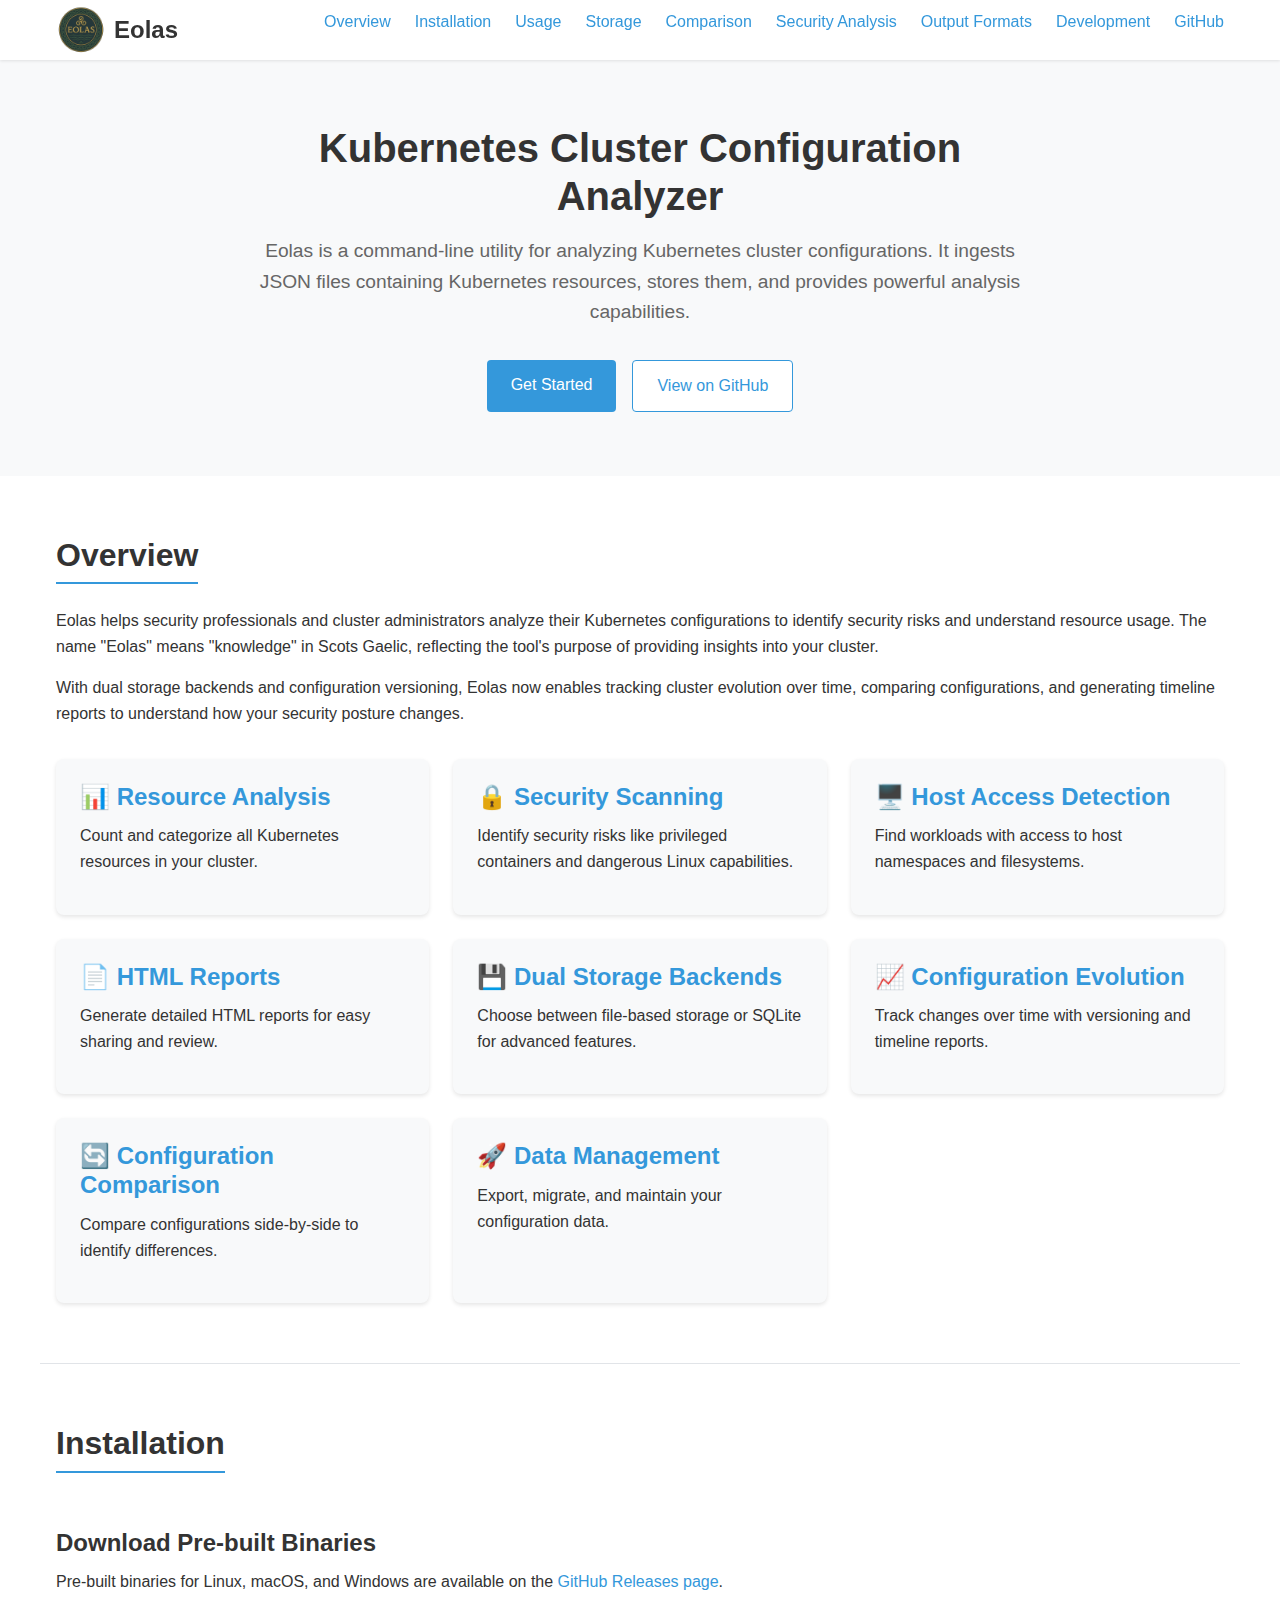
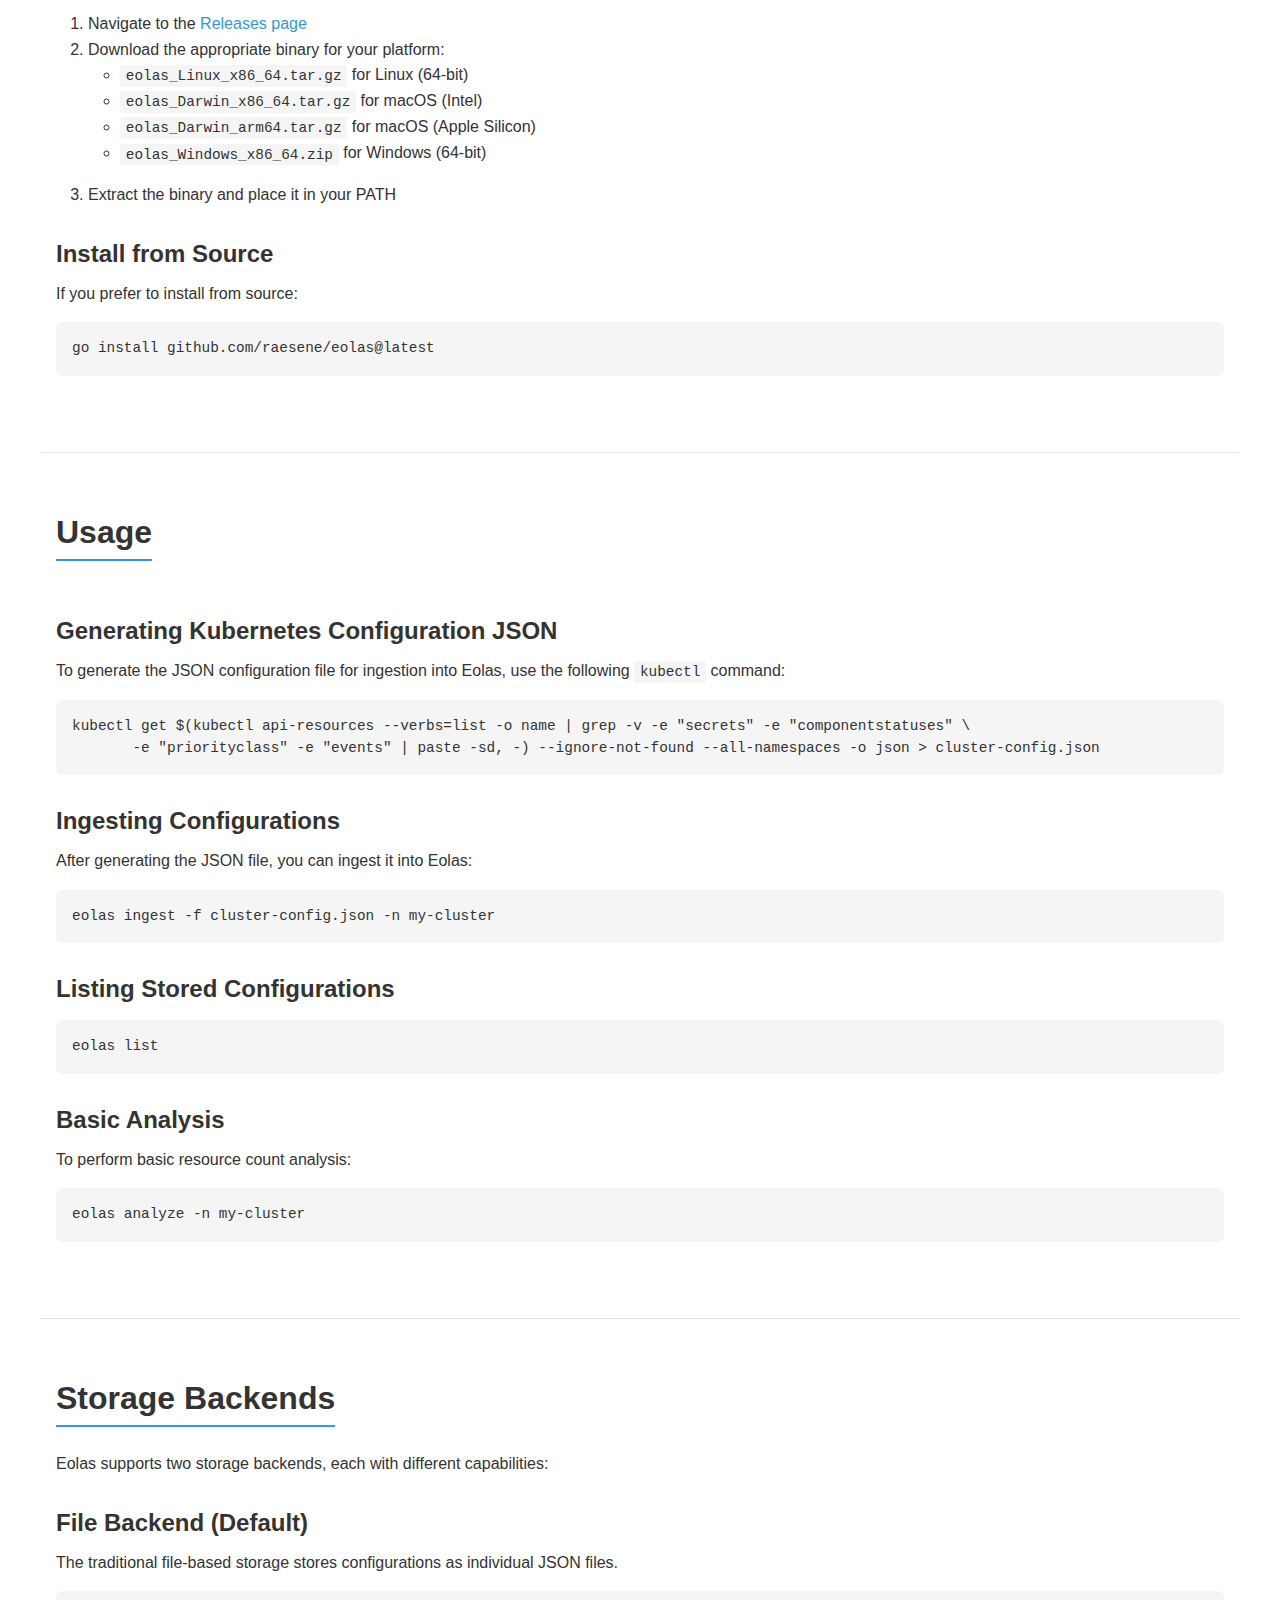
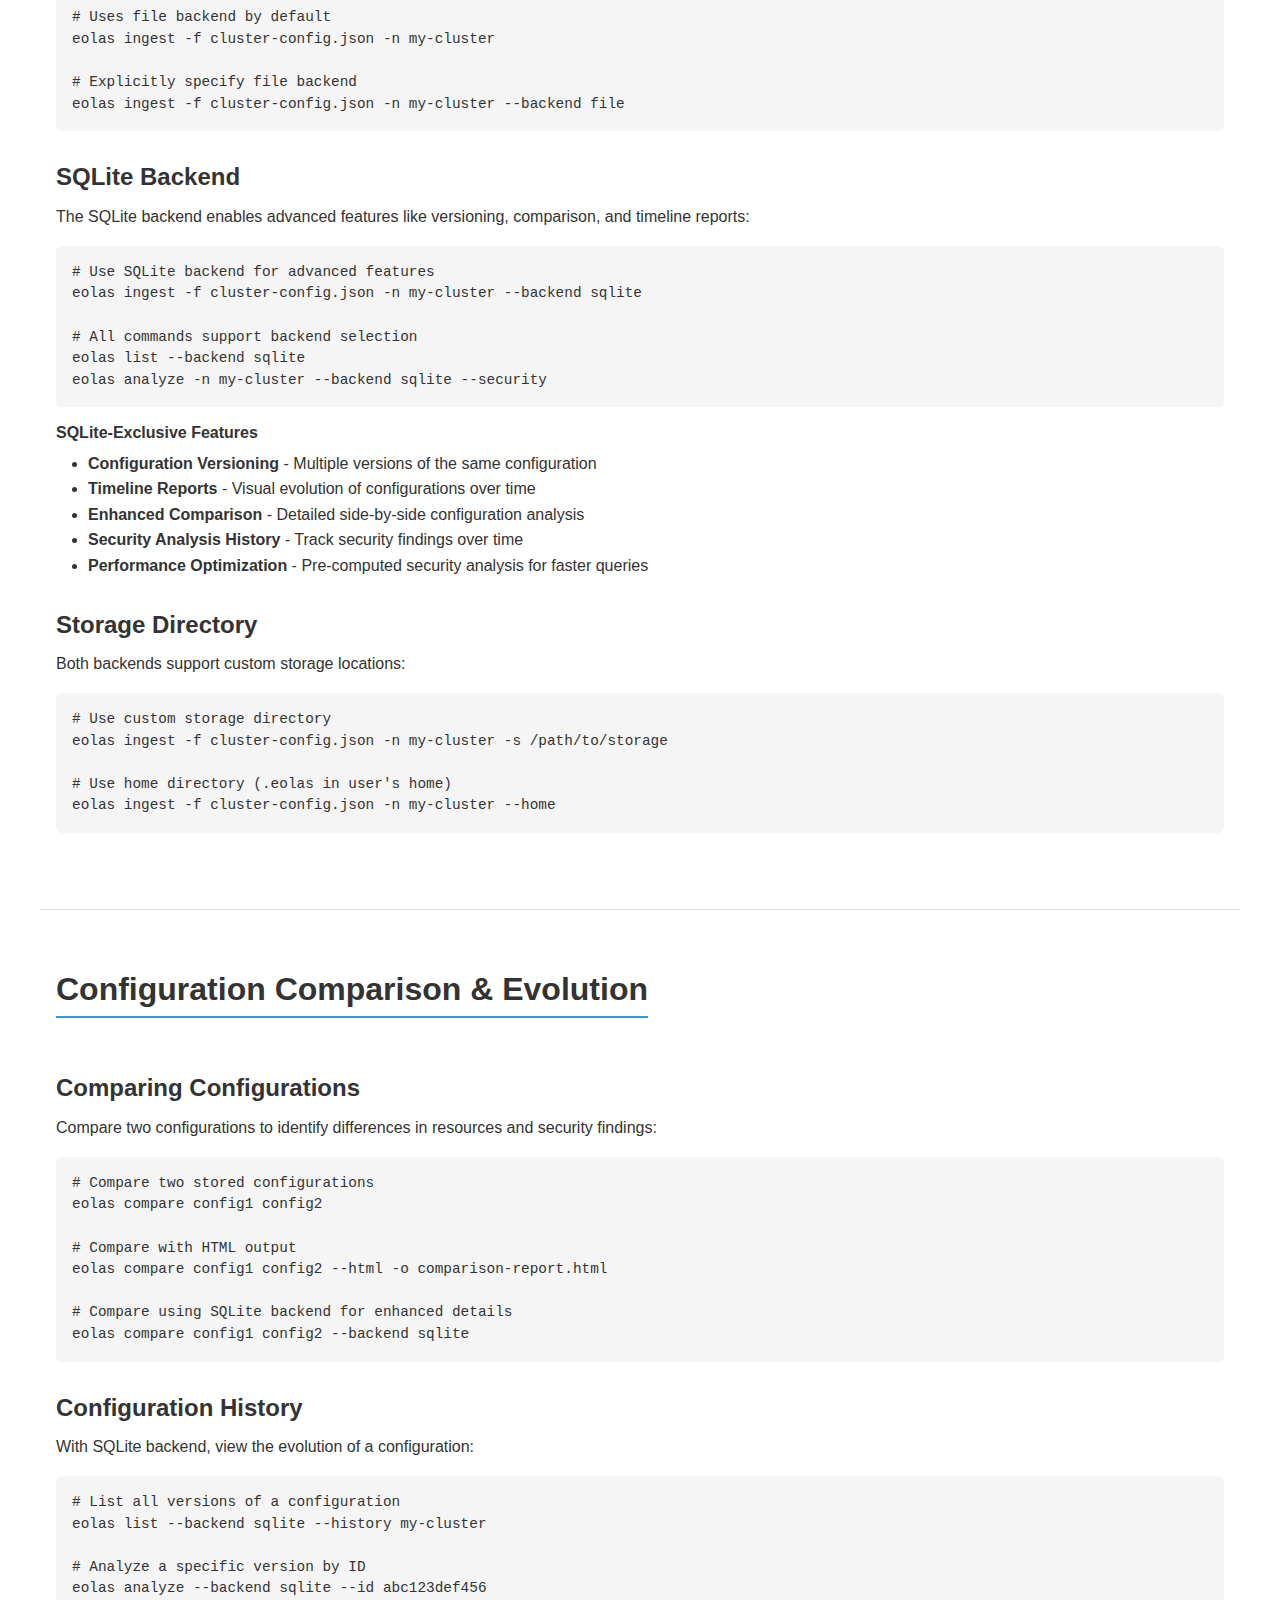
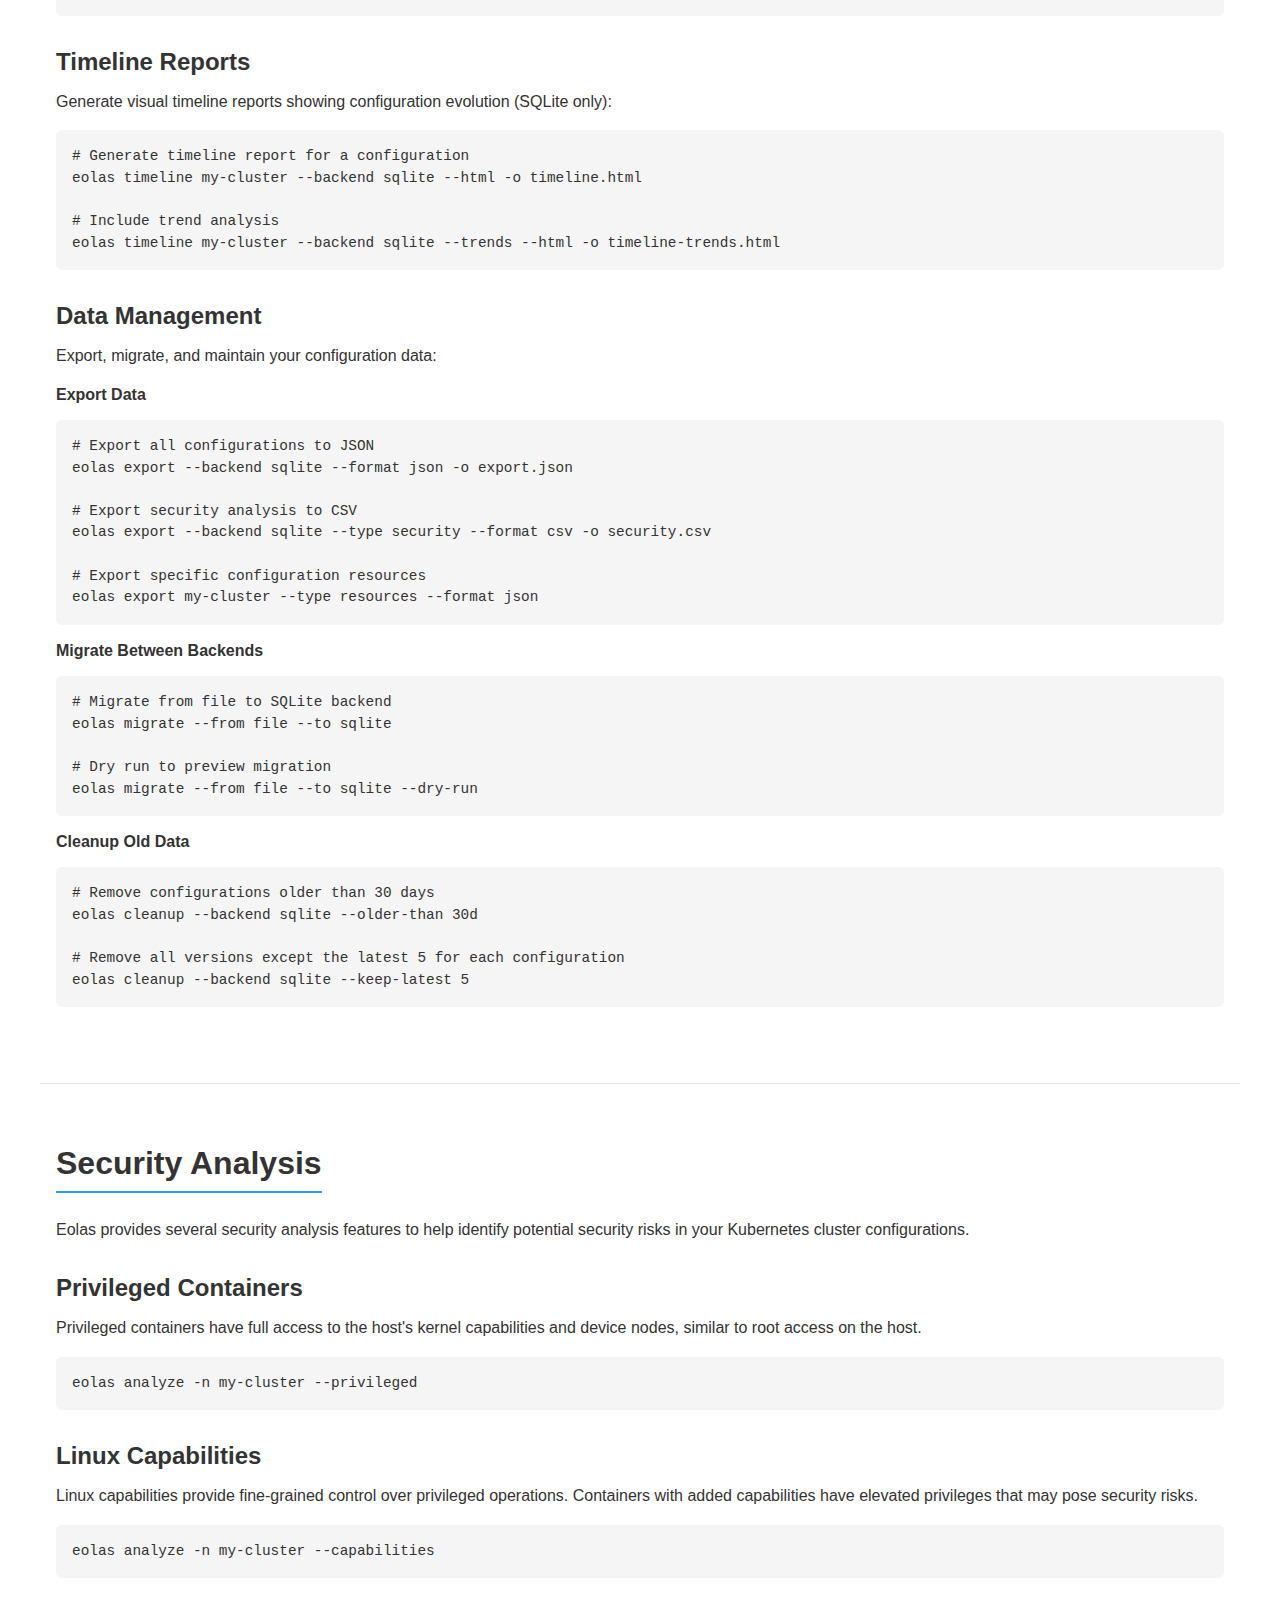
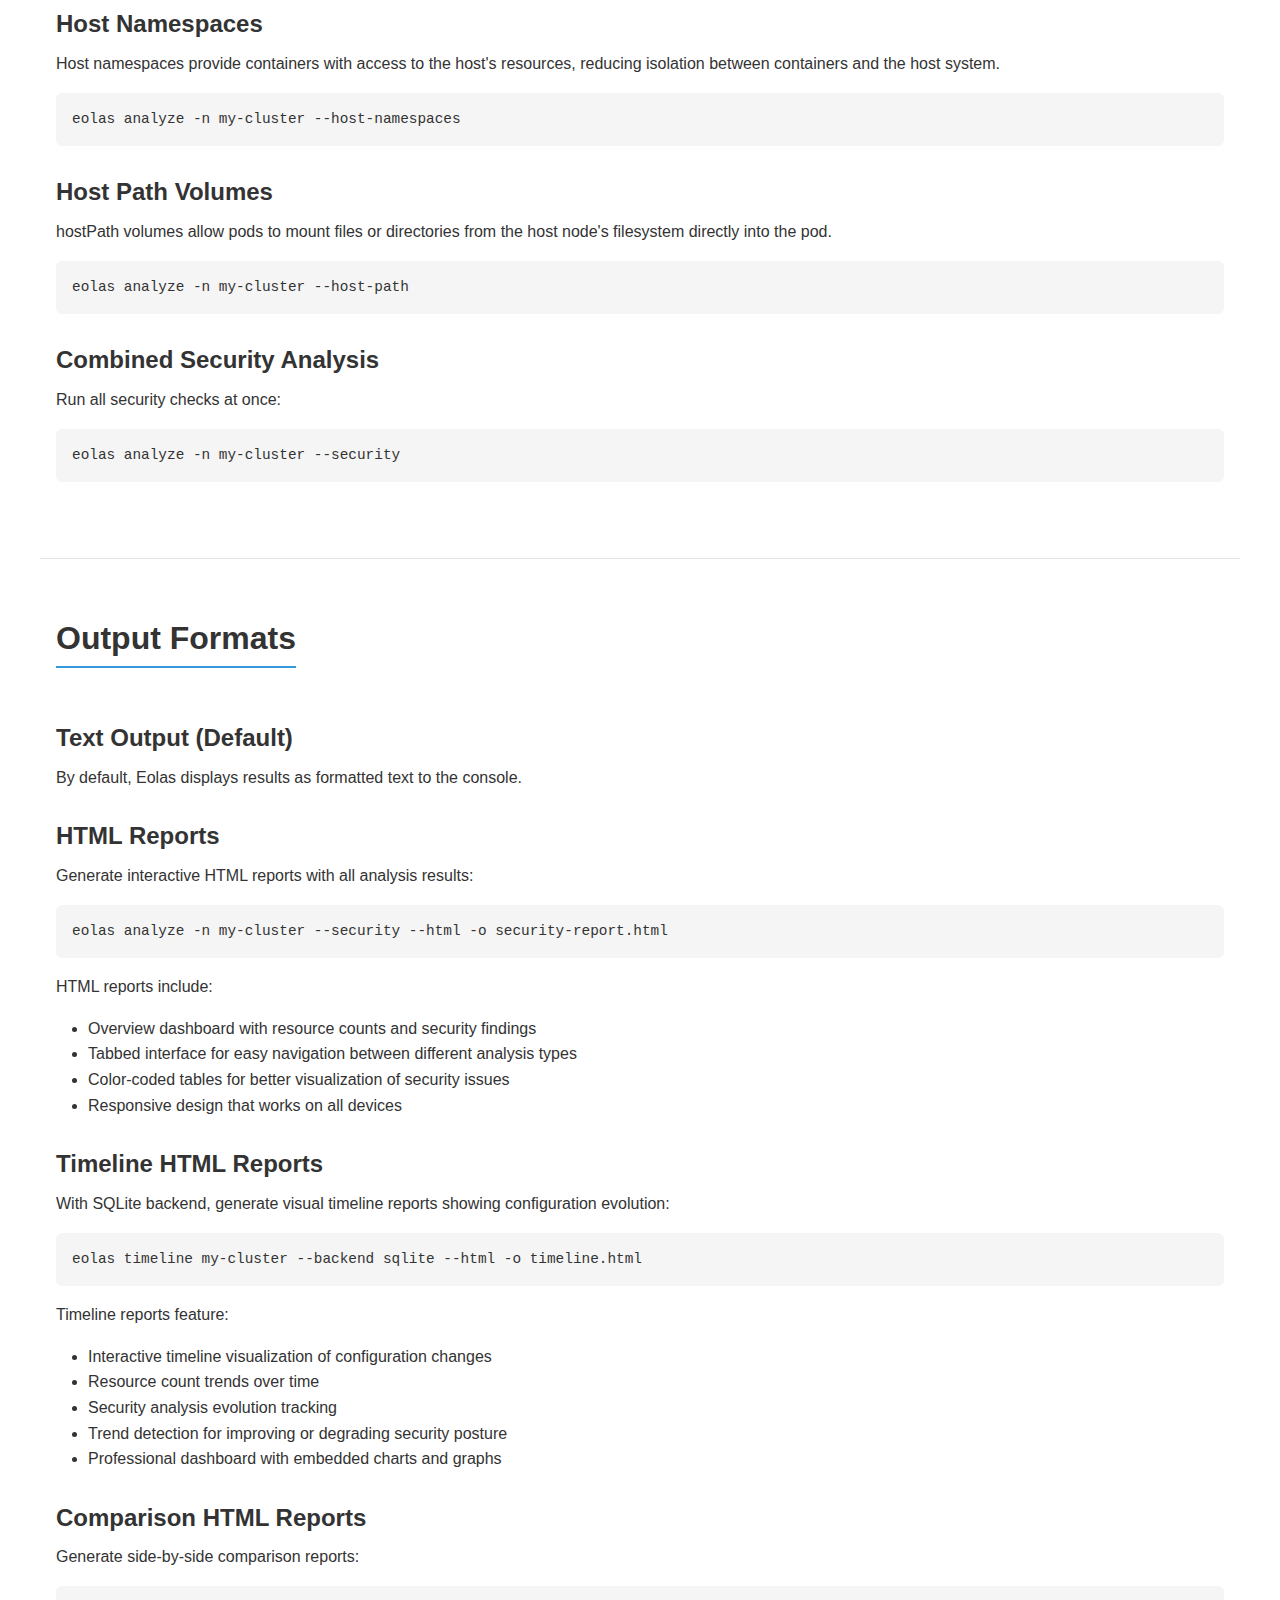
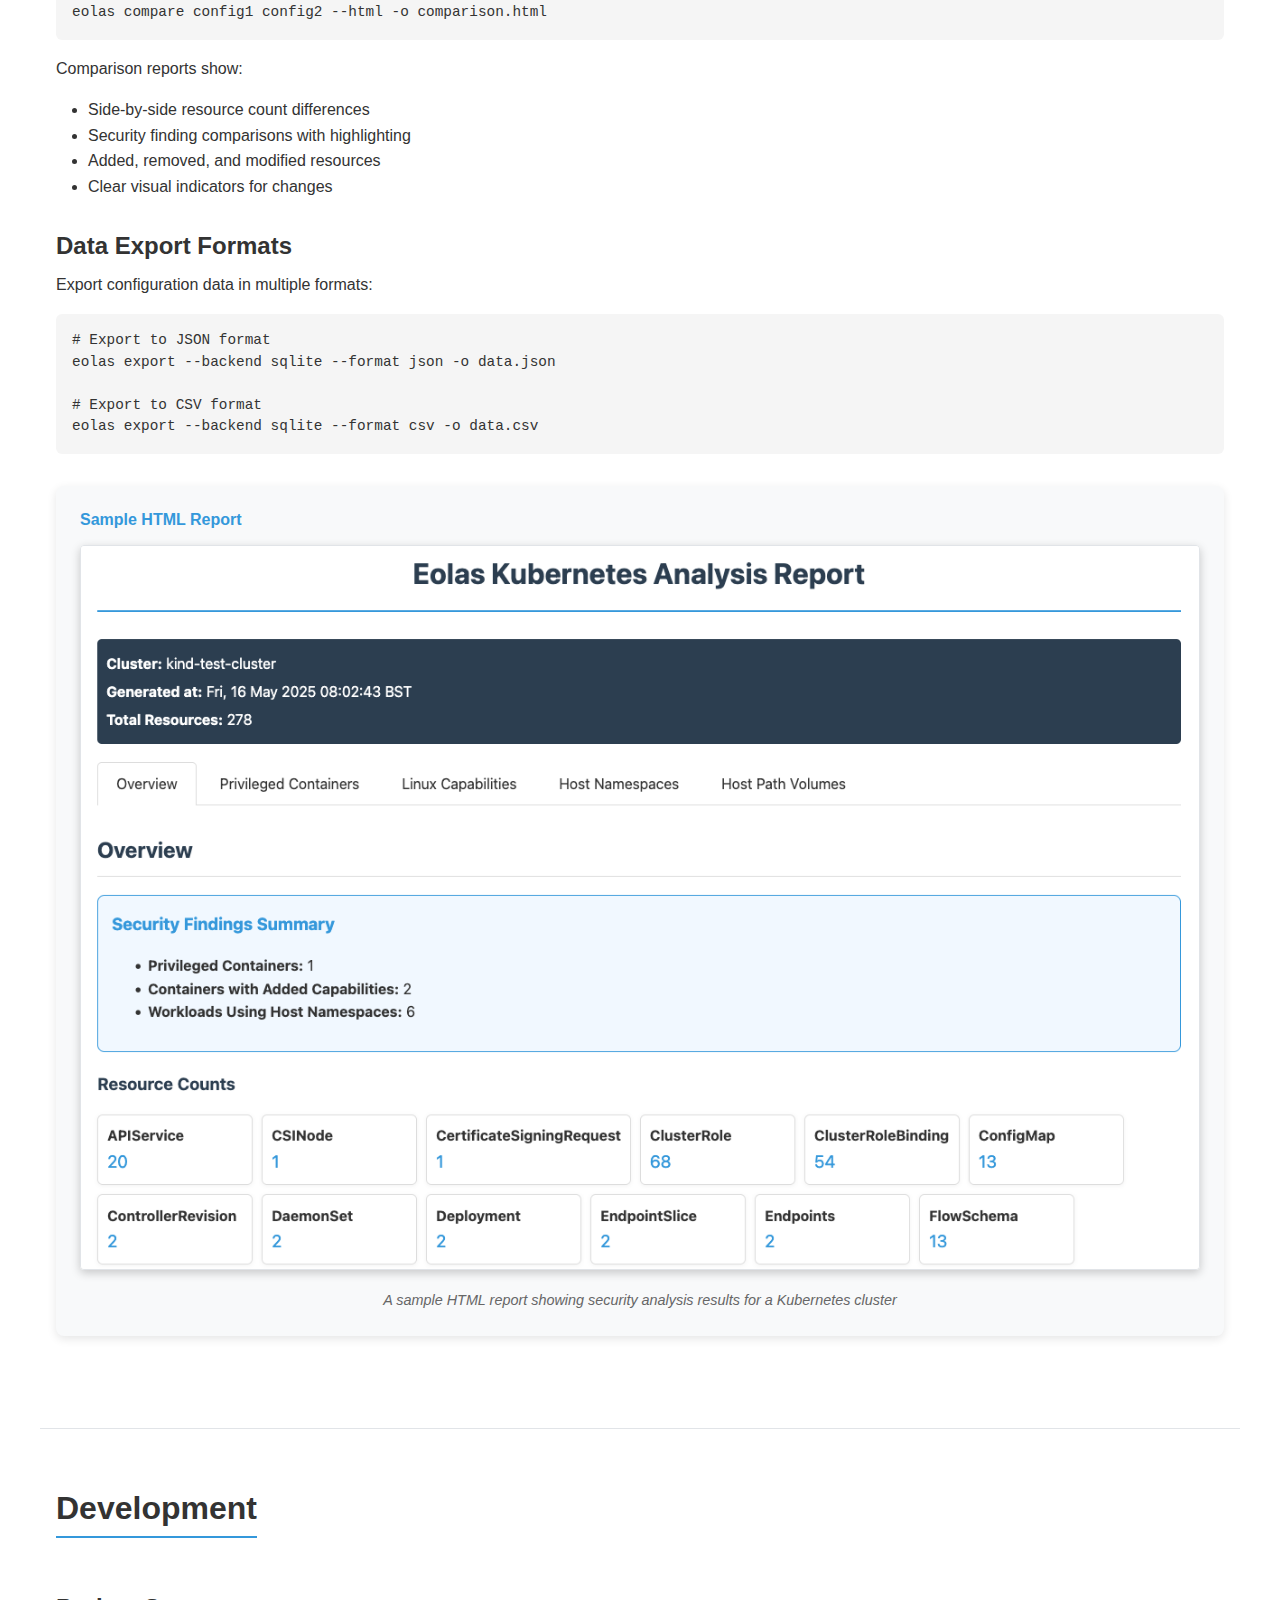
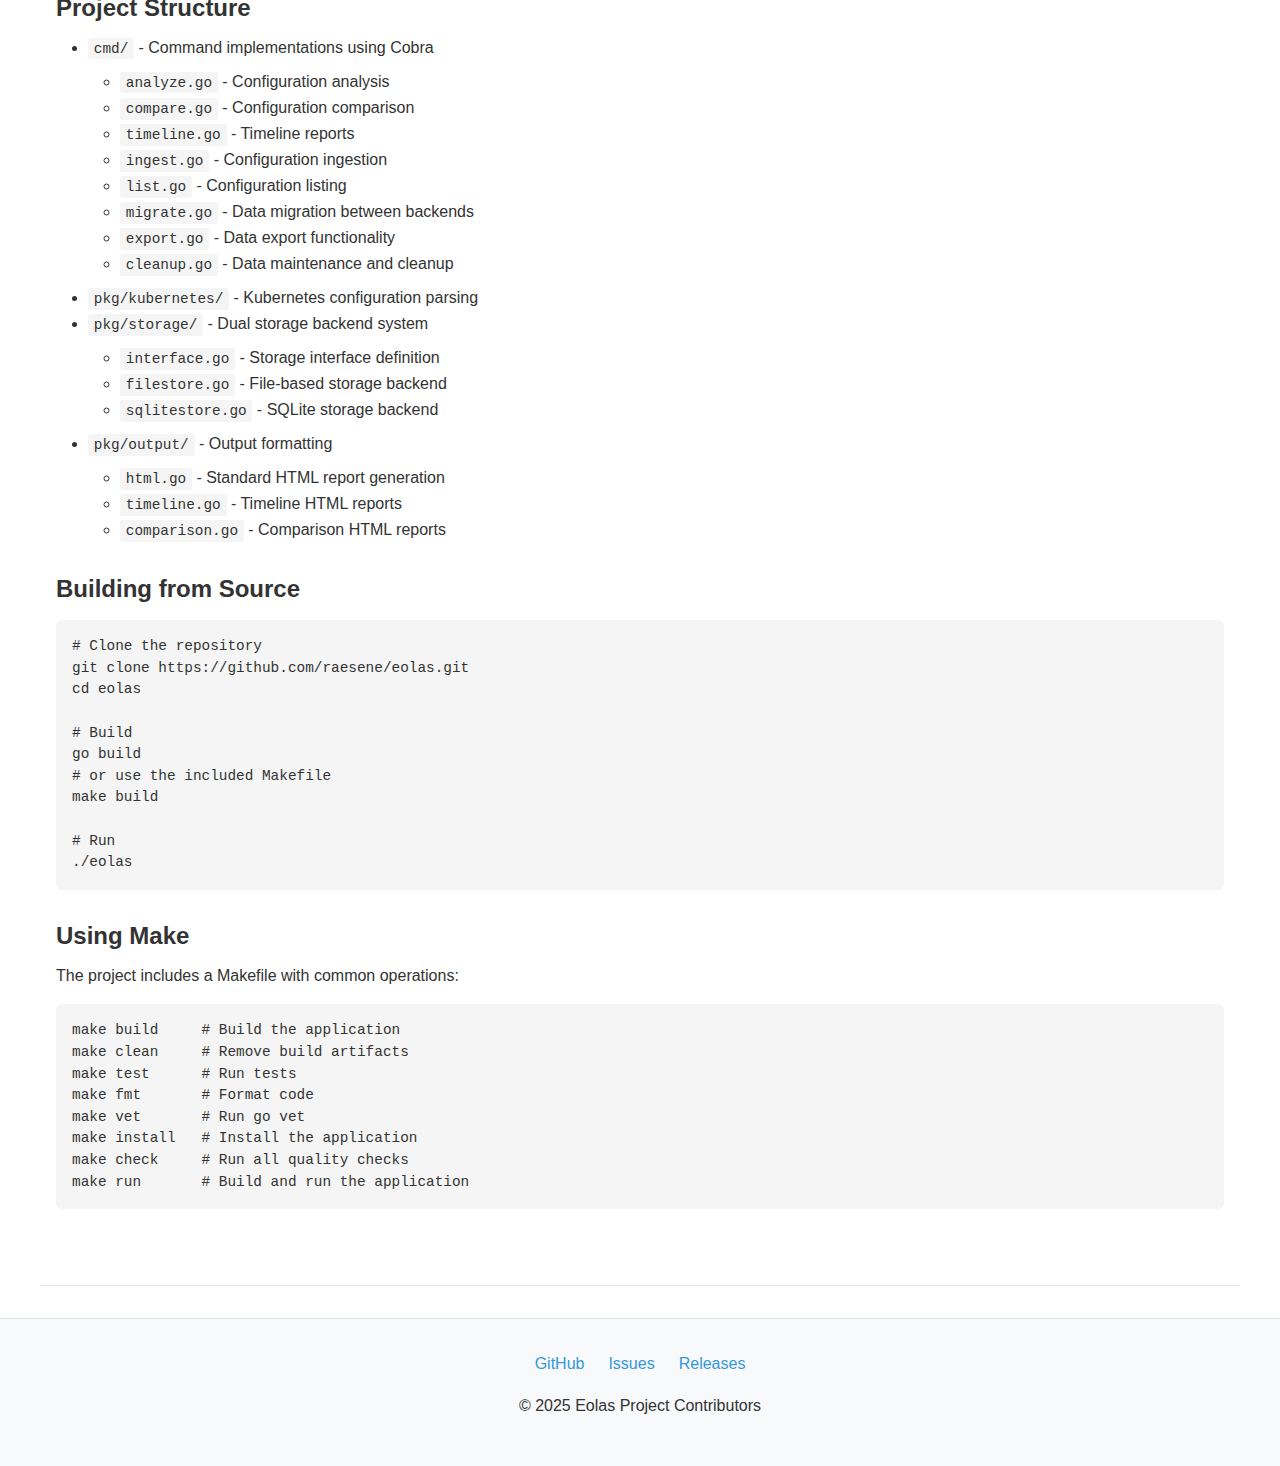
<file: docs/index.html>
<!DOCTYPE html>
<html lang="en">
<head>
    <meta charset="UTF-8">
    <meta name="viewport" content="width=device-width, initial-scale=1.0">
    <title>Eolas - Kubernetes Cluster Analyzer</title>
    <link rel="stylesheet" href="css/styles.css">
    <!-- Add a favicon using the logo -->
    <link rel="icon" type="image/png" href="images/logo.png">
</head>
<body>
    <header>
        <div class="header-container">
            <div class="logo">
                <img src="images/logo.png" alt="Eolas Logo" height="50">
                <h1>Eolas</h1>
            </div>
            <nav>
                <ul class="nav-links">
                    <li><a href="#overview">Overview</a></li>
                    <li><a href="#installation">Installation</a></li>
                    <li><a href="#usage">Usage</a></li>
                    <li><a href="#storage-backends">Storage</a></li>
                    <li><a href="#comparison">Comparison</a></li>
                    <li><a href="#security-analysis">Security Analysis</a></li>
                    <li><a href="#output-formats">Output Formats</a></li>
                    <li><a href="#development">Development</a></li>
                    <li><a href="https://github.com/raesene/eolas" target="_blank">GitHub</a></li>
                </ul>
            </nav>
        </div>
    </header>

    <main>
        <section class="hero">
            <div class="hero-content">
                <h2>Kubernetes Cluster Configuration Analyzer</h2>
                <p>Eolas is a command-line utility for analyzing Kubernetes cluster configurations. It ingests JSON files containing Kubernetes resources, stores them, and provides powerful analysis capabilities.</p>
                <div class="cta-buttons">
                    <a href="#installation" class="btn primary">Get Started</a>
                    <a href="https://github.com/raesene/eolas" class="btn secondary" target="_blank">View on GitHub</a>
                </div>
            </div>
        </section>

        <section id="overview" class="content-section">
            <h2>Overview</h2>
            <p>Eolas helps security professionals and cluster administrators analyze their Kubernetes configurations to identify security risks and understand resource usage. The name "Eolas" means "knowledge" in Scots Gaelic, reflecting the tool's purpose of providing insights into your cluster.</p>
            
            <p>With dual storage backends and configuration versioning, Eolas now enables tracking cluster evolution over time, comparing configurations, and generating timeline reports to understand how your security posture changes.</p>
            
            <div class="features">
                <div class="feature-card">
                    <h3>📊 Resource Analysis</h3>
                    <p>Count and categorize all Kubernetes resources in your cluster.</p>
                </div>
                <div class="feature-card">
                    <h3>🔒 Security Scanning</h3>
                    <p>Identify security risks like privileged containers and dangerous Linux capabilities.</p>
                </div>
                <div class="feature-card">
                    <h3>🖥️ Host Access Detection</h3>
                    <p>Find workloads with access to host namespaces and filesystems.</p>
                </div>
                <div class="feature-card">
                    <h3>📄 HTML Reports</h3>
                    <p>Generate detailed HTML reports for easy sharing and review.</p>
                </div>
                <div class="feature-card">
                    <h3>💾 Dual Storage Backends</h3>
                    <p>Choose between file-based storage or SQLite for advanced features.</p>
                </div>
                <div class="feature-card">
                    <h3>📈 Configuration Evolution</h3>
                    <p>Track changes over time with versioning and timeline reports.</p>
                </div>
                <div class="feature-card">
                    <h3>🔄 Configuration Comparison</h3>
                    <p>Compare configurations side-by-side to identify differences.</p>
                </div>
                <div class="feature-card">
                    <h3>🚀 Data Management</h3>
                    <p>Export, migrate, and maintain your configuration data.</p>
                </div>
            </div>
        </section>

        <section id="installation" class="content-section">
            <h2>Installation</h2>
            
            <h3>Download Pre-built Binaries</h3>
            <p>Pre-built binaries for Linux, macOS, and Windows are available on the <a href="https://github.com/raesene/eolas/releases" target="_blank">GitHub Releases page</a>.</p>
            <ol>
                <li>Navigate to the <a href="https://github.com/raesene/eolas/releases" target="_blank">Releases page</a></li>
                <li>Download the appropriate binary for your platform:
                    <ul>
                        <li><code>eolas_Linux_x86_64.tar.gz</code> for Linux (64-bit)</li>
                        <li><code>eolas_Darwin_x86_64.tar.gz</code> for macOS (Intel)</li>
                        <li><code>eolas_Darwin_arm64.tar.gz</code> for macOS (Apple Silicon)</li>
                        <li><code>eolas_Windows_x86_64.zip</code> for Windows (64-bit)</li>
                    </ul>
                </li>
                <li>Extract the binary and place it in your PATH</li>
            </ol>

            <h3>Install from Source</h3>
            <p>If you prefer to install from source:</p>
            <div class="code-block">
                <pre><code>go install github.com/raesene/eolas@latest</code></pre>
            </div>
        </section>

        <section id="usage" class="content-section">
            <h2>Usage</h2>
            
            <h3>Generating Kubernetes Configuration JSON</h3>
            <p>To generate the JSON configuration file for ingestion into Eolas, use the following <code>kubectl</code> command:</p>
            <div class="code-block">
                <pre><code>kubectl get $(kubectl api-resources --verbs=list -o name | grep -v -e "secrets" -e "componentstatuses" \
       -e "priorityclass" -e "events" | paste -sd, -) --ignore-not-found --all-namespaces -o json > cluster-config.json</code></pre>
            </div>

            <h3>Ingesting Configurations</h3>
            <p>After generating the JSON file, you can ingest it into Eolas:</p>
            <div class="code-block">
                <pre><code>eolas ingest -f cluster-config.json -n my-cluster</code></pre>
            </div>
            
            <h3>Listing Stored Configurations</h3>
            <div class="code-block">
                <pre><code>eolas list</code></pre>
            </div>
            
            <h3>Basic Analysis</h3>
            <p>To perform basic resource count analysis:</p>
            <div class="code-block">
                <pre><code>eolas analyze -n my-cluster</code></pre>
            </div>
        </section>

        <section id="storage-backends" class="content-section">
            <h2>Storage Backends</h2>
            <p>Eolas supports two storage backends, each with different capabilities:</p>
            
            <h3>File Backend (Default)</h3>
            <p>The traditional file-based storage stores configurations as individual JSON files.</p>
            <div class="code-block">
                <pre><code># Uses file backend by default
eolas ingest -f cluster-config.json -n my-cluster

# Explicitly specify file backend
eolas ingest -f cluster-config.json -n my-cluster --backend file</code></pre>
            </div>
            
            <h3>SQLite Backend</h3>
            <p>The SQLite backend enables advanced features like versioning, comparison, and timeline reports:</p>
            <div class="code-block">
                <pre><code># Use SQLite backend for advanced features
eolas ingest -f cluster-config.json -n my-cluster --backend sqlite

# All commands support backend selection
eolas list --backend sqlite
eolas analyze -n my-cluster --backend sqlite --security</code></pre>
            </div>
            
            <h4>SQLite-Exclusive Features</h4>
            <ul>
                <li><strong>Configuration Versioning</strong> - Multiple versions of the same configuration</li>
                <li><strong>Timeline Reports</strong> - Visual evolution of configurations over time</li>
                <li><strong>Enhanced Comparison</strong> - Detailed side-by-side configuration analysis</li>
                <li><strong>Security Analysis History</strong> - Track security findings over time</li>
                <li><strong>Performance Optimization</strong> - Pre-computed security analysis for faster queries</li>
            </ul>
            
            <h3>Storage Directory</h3>
            <p>Both backends support custom storage locations:</p>
            <div class="code-block">
                <pre><code># Use custom storage directory
eolas ingest -f cluster-config.json -n my-cluster -s /path/to/storage

# Use home directory (.eolas in user's home)
eolas ingest -f cluster-config.json -n my-cluster --home</code></pre>
            </div>
        </section>

        <section id="comparison" class="content-section">
            <h2>Configuration Comparison & Evolution</h2>
            
            <h3>Comparing Configurations</h3>
            <p>Compare two configurations to identify differences in resources and security findings:</p>
            <div class="code-block">
                <pre><code># Compare two stored configurations
eolas compare config1 config2

# Compare with HTML output
eolas compare config1 config2 --html -o comparison-report.html

# Compare using SQLite backend for enhanced details
eolas compare config1 config2 --backend sqlite</code></pre>
            </div>
            
            <h3>Configuration History</h3>
            <p>With SQLite backend, view the evolution of a configuration:</p>
            <div class="code-block">
                <pre><code># List all versions of a configuration
eolas list --backend sqlite --history my-cluster

# Analyze a specific version by ID
eolas analyze --backend sqlite --id abc123def456</code></pre>
            </div>
            
            <h3>Timeline Reports</h3>
            <p>Generate visual timeline reports showing configuration evolution (SQLite only):</p>
            <div class="code-block">
                <pre><code># Generate timeline report for a configuration
eolas timeline my-cluster --backend sqlite --html -o timeline.html

# Include trend analysis
eolas timeline my-cluster --backend sqlite --trends --html -o timeline-trends.html</code></pre>
            </div>
            
            <h3>Data Management</h3>
            <p>Export, migrate, and maintain your configuration data:</p>
            
            <h4>Export Data</h4>
            <div class="code-block">
                <pre><code># Export all configurations to JSON
eolas export --backend sqlite --format json -o export.json

# Export security analysis to CSV
eolas export --backend sqlite --type security --format csv -o security.csv

# Export specific configuration resources
eolas export my-cluster --type resources --format json</code></pre>
            </div>
            
            <h4>Migrate Between Backends</h4>
            <div class="code-block">
                <pre><code># Migrate from file to SQLite backend
eolas migrate --from file --to sqlite

# Dry run to preview migration
eolas migrate --from file --to sqlite --dry-run</code></pre>
            </div>
            
            <h4>Cleanup Old Data</h4>
            <div class="code-block">
                <pre><code># Remove configurations older than 30 days
eolas cleanup --backend sqlite --older-than 30d

# Remove all versions except the latest 5 for each configuration
eolas cleanup --backend sqlite --keep-latest 5</code></pre>
            </div>
        </section>

        <section id="security-analysis" class="content-section">
            <h2>Security Analysis</h2>
            <p>Eolas provides several security analysis features to help identify potential security risks in your Kubernetes cluster configurations.</p>
            
            <h3>Privileged Containers</h3>
            <p>Privileged containers have full access to the host's kernel capabilities and device nodes, similar to root access on the host.</p>
            <div class="code-block">
                <pre><code>eolas analyze -n my-cluster --privileged</code></pre>
            </div>
            
            <h3>Linux Capabilities</h3>
            <p>Linux capabilities provide fine-grained control over privileged operations. Containers with added capabilities have elevated privileges that may pose security risks.</p>
            <div class="code-block">
                <pre><code>eolas analyze -n my-cluster --capabilities</code></pre>
            </div>
            
            <h3>Host Namespaces</h3>
            <p>Host namespaces provide containers with access to the host's resources, reducing isolation between containers and the host system.</p>
            <div class="code-block">
                <pre><code>eolas analyze -n my-cluster --host-namespaces</code></pre>
            </div>
            
            <h3>Host Path Volumes</h3>
            <p>hostPath volumes allow pods to mount files or directories from the host node's filesystem directly into the pod.</p>
            <div class="code-block">
                <pre><code>eolas analyze -n my-cluster --host-path</code></pre>
            </div>
            
            <h3>Combined Security Analysis</h3>
            <p>Run all security checks at once:</p>
            <div class="code-block">
                <pre><code>eolas analyze -n my-cluster --security</code></pre>
            </div>
        </section>

        <section id="output-formats" class="content-section">
            <h2>Output Formats</h2>
            
            <h3>Text Output (Default)</h3>
            <p>By default, Eolas displays results as formatted text to the console.</p>
            
            <h3>HTML Reports</h3>
            <p>Generate interactive HTML reports with all analysis results:</p>
            <div class="code-block">
                <pre><code>eolas analyze -n my-cluster --security --html -o security-report.html</code></pre>
            </div>
            <p>HTML reports include:</p>
            <ul>
                <li>Overview dashboard with resource counts and security findings</li>
                <li>Tabbed interface for easy navigation between different analysis types</li>
                <li>Color-coded tables for better visualization of security issues</li>
                <li>Responsive design that works on all devices</li>
            </ul>
            
            <h3>Timeline HTML Reports</h3>
            <p>With SQLite backend, generate visual timeline reports showing configuration evolution:</p>
            <div class="code-block">
                <pre><code>eolas timeline my-cluster --backend sqlite --html -o timeline.html</code></pre>
            </div>
            <p>Timeline reports feature:</p>
            <ul>
                <li>Interactive timeline visualization of configuration changes</li>
                <li>Resource count trends over time</li>
                <li>Security analysis evolution tracking</li>
                <li>Trend detection for improving or degrading security posture</li>
                <li>Professional dashboard with embedded charts and graphs</li>
            </ul>
            
            <h3>Comparison HTML Reports</h3>
            <p>Generate side-by-side comparison reports:</p>
            <div class="code-block">
                <pre><code>eolas compare config1 config2 --html -o comparison.html</code></pre>
            </div>
            <p>Comparison reports show:</p>
            <ul>
                <li>Side-by-side resource count differences</li>
                <li>Security finding comparisons with highlighting</li>
                <li>Added, removed, and modified resources</li>
                <li>Clear visual indicators for changes</li>
            </ul>
            
            <h3>Data Export Formats</h3>
            <p>Export configuration data in multiple formats:</p>
            <div class="code-block">
                <pre><code># Export to JSON format
eolas export --backend sqlite --format json -o data.json

# Export to CSV format
eolas export --backend sqlite --format csv -o data.csv</code></pre>
            </div>
            
            <div class="sample-report">
                <h4>Sample HTML Report</h4>
                <figure>
                    <img src="images/sample-report.png" alt="Sample HTML report generated by Eolas" class="report-image">
                    <figcaption>A sample HTML report showing security analysis results for a Kubernetes cluster</figcaption>
                </figure>
            </div>
        </section>

        <section id="development" class="content-section">
            <h2>Development</h2>
            
            <h3>Project Structure</h3>
            <ul>
                <li><code>cmd/</code> - Command implementations using Cobra
                    <ul>
                        <li><code>analyze.go</code> - Configuration analysis</li>
                        <li><code>compare.go</code> - Configuration comparison</li>
                        <li><code>timeline.go</code> - Timeline reports</li>
                        <li><code>ingest.go</code> - Configuration ingestion</li>
                        <li><code>list.go</code> - Configuration listing</li>
                        <li><code>migrate.go</code> - Data migration between backends</li>
                        <li><code>export.go</code> - Data export functionality</li>
                        <li><code>cleanup.go</code> - Data maintenance and cleanup</li>
                    </ul>
                </li>
                <li><code>pkg/kubernetes/</code> - Kubernetes configuration parsing</li>
                <li><code>pkg/storage/</code> - Dual storage backend system
                    <ul>
                        <li><code>interface.go</code> - Storage interface definition</li>
                        <li><code>filestore.go</code> - File-based storage backend</li>
                        <li><code>sqlitestore.go</code> - SQLite storage backend</li>
                    </ul>
                </li>
                <li><code>pkg/output/</code> - Output formatting
                    <ul>
                        <li><code>html.go</code> - Standard HTML report generation</li>
                        <li><code>timeline.go</code> - Timeline HTML reports</li>
                        <li><code>comparison.go</code> - Comparison HTML reports</li>
                    </ul>
                </li>
            </ul>
            
            <h3>Building from Source</h3>
            <div class="code-block">
                <pre><code># Clone the repository
git clone https://github.com/raesene/eolas.git
cd eolas

# Build
go build
# or use the included Makefile
make build

# Run
./eolas</code></pre>
            </div>
            
            <h3>Using Make</h3>
            <p>The project includes a Makefile with common operations:</p>
            <div class="code-block">
                <pre><code>make build     # Build the application
make clean     # Remove build artifacts
make test      # Run tests
make fmt       # Format code
make vet       # Run go vet
make install   # Install the application
make check     # Run all quality checks
make run       # Build and run the application</code></pre>
            </div>
        </section>
    </main>

    <footer>
        <div class="footer-content">
            <div class="footer-links">
                <a href="https://github.com/raesene/eolas" target="_blank">GitHub</a>
                <a href="https://github.com/raesene/eolas/issues" target="_blank">Issues</a>
                <a href="https://github.com/raesene/eolas/releases" target="_blank">Releases</a>
            </div>
            <p>&copy; 2025 Eolas Project Contributors</p>
        </div>
    </footer>

    <script src="js/script.js"></script>
</body>
</html>
</file>
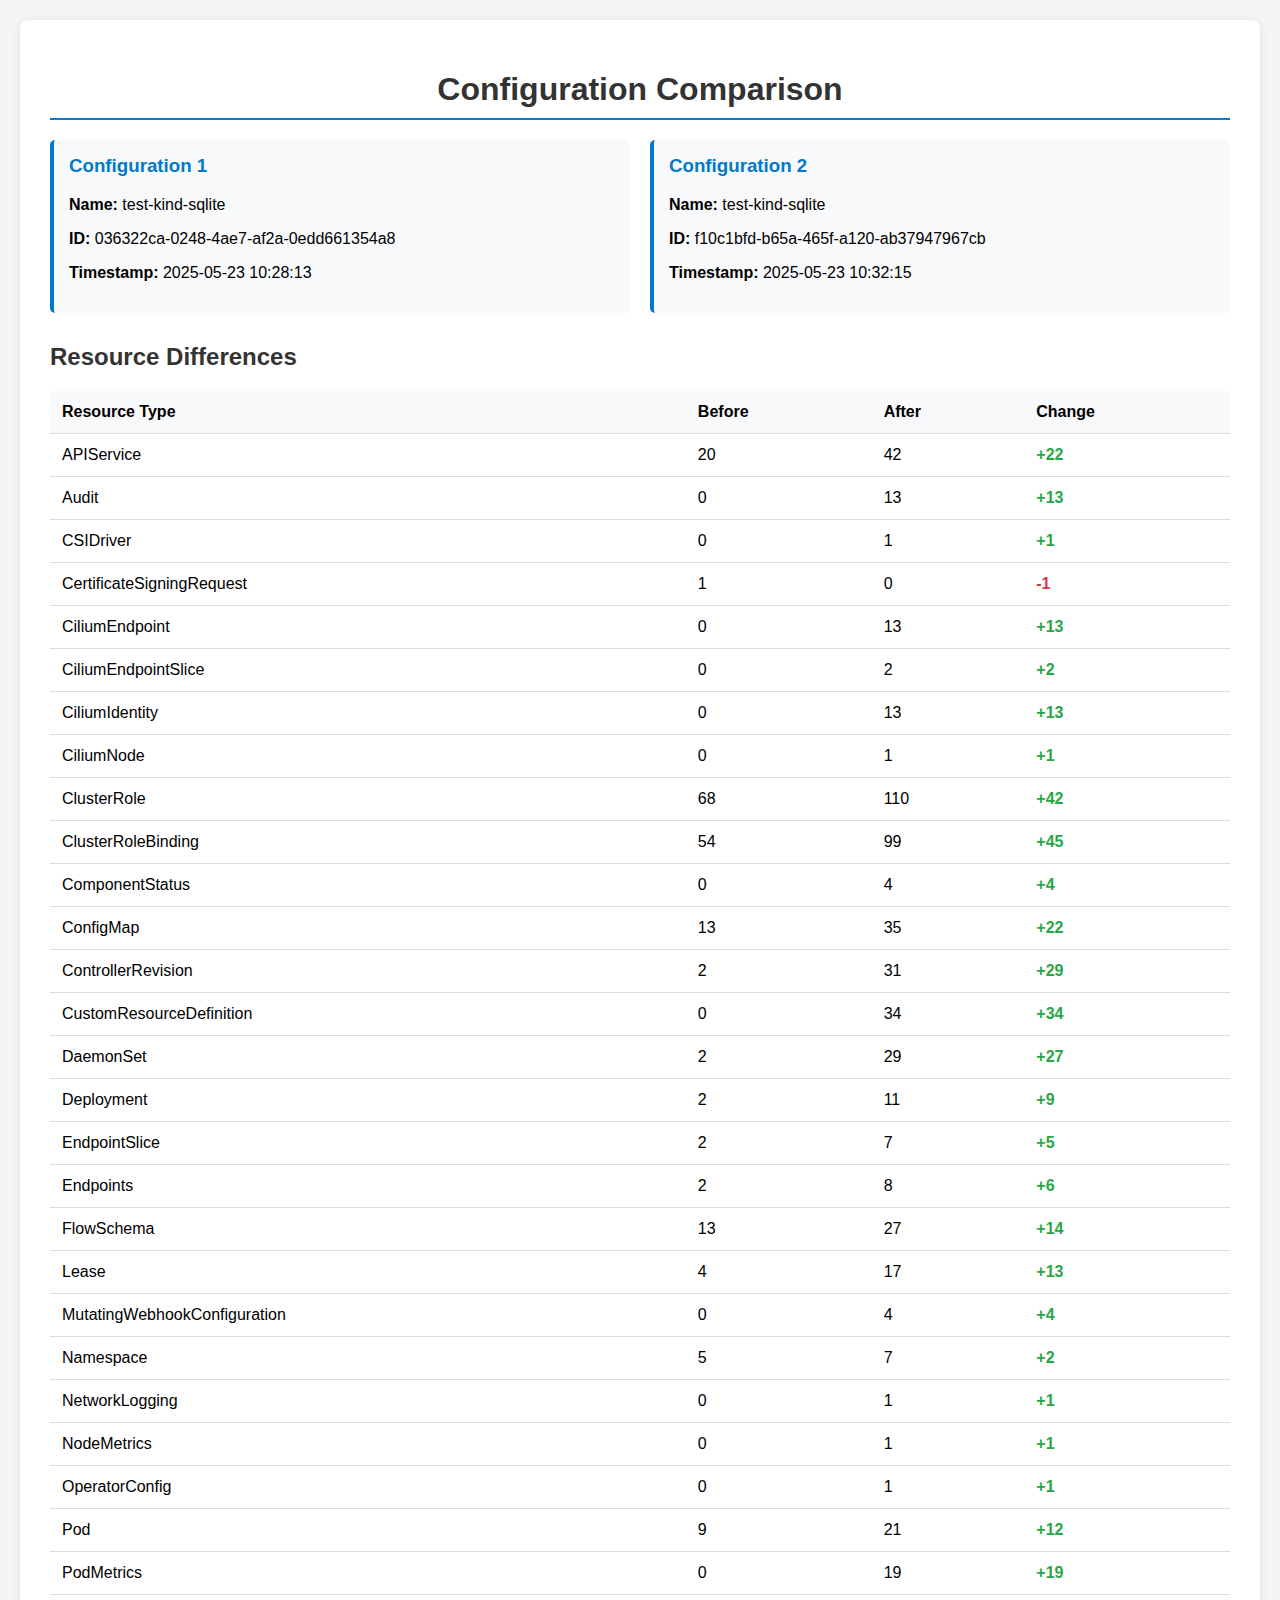
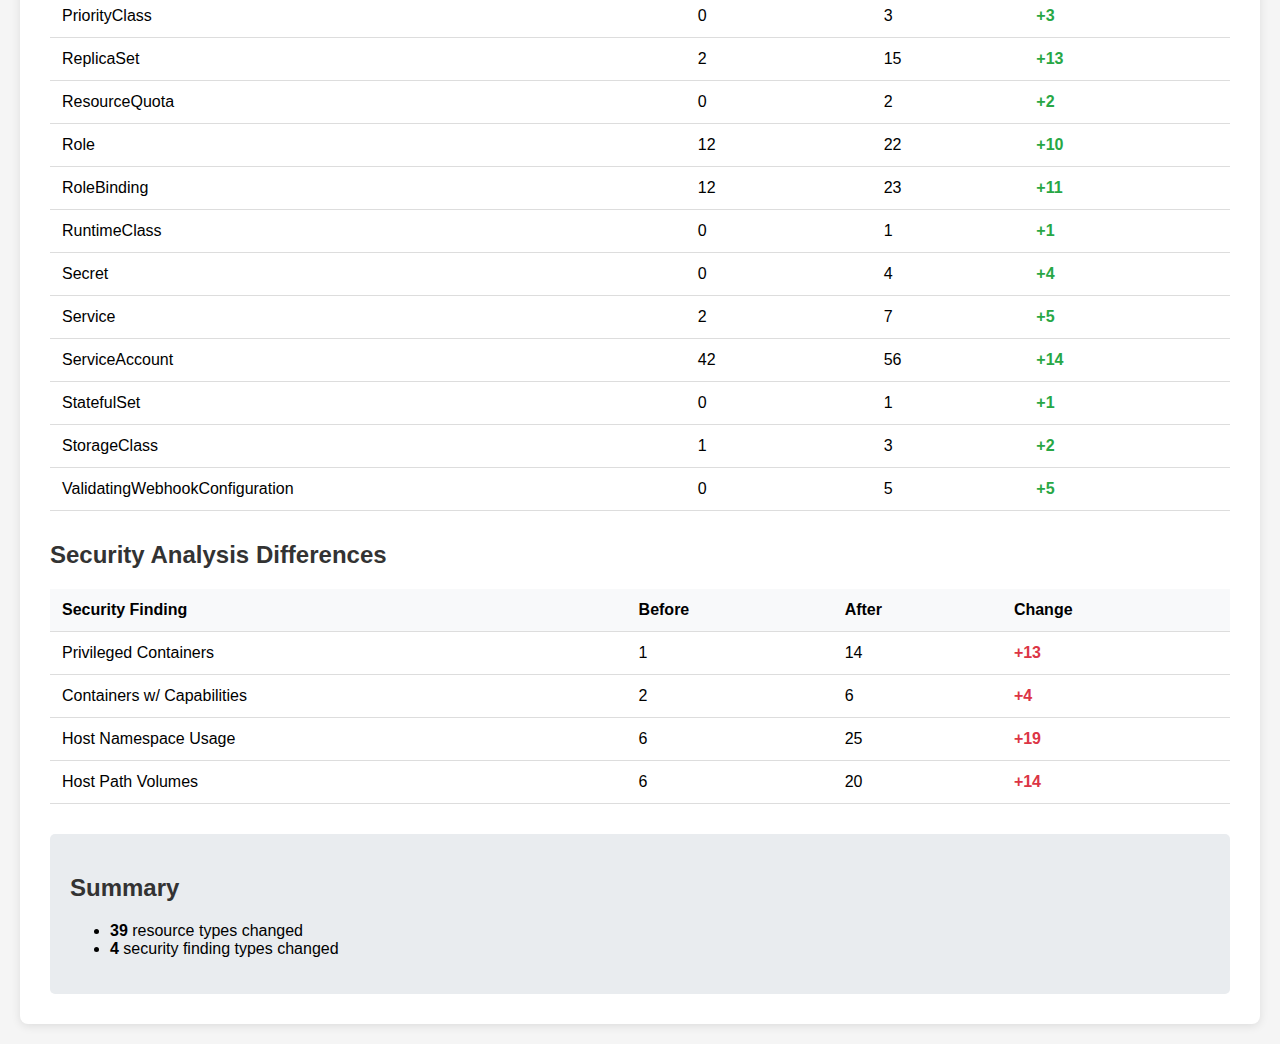
<file: comparison-test.html>
<!DOCTYPE html>
<html lang="en">
<head>
    <meta charset="UTF-8">
    <meta name="viewport" content="width=device-width, initial-scale=1.0">
    <title>Configuration Comparison - Eolas</title>
    <style>
        body { font-family: -apple-system, BlinkMacSystemFont, 'Segoe UI', sans-serif; margin: 0; padding: 20px; background: #f5f5f5; }
        .container { max-width: 1200px; margin: 0 auto; background: white; padding: 30px; border-radius: 8px; box-shadow: 0 2px 10px rgba(0,0,0,0.1); }
        h1, h2 { color: #333; margin-bottom: 20px; }
        h1 { text-align: center; border-bottom: 2px solid #007acc; padding-bottom: 10px; }
        .config-info { display: grid; grid-template-columns: 1fr 1fr; gap: 20px; margin-bottom: 30px; }
        .config-card { background: #f8f9fa; padding: 15px; border-radius: 5px; border-left: 4px solid #007acc; }
        .config-card h3 { margin-top: 0; color: #007acc; }
        table { width: 100%; border-collapse: collapse; margin-bottom: 30px; }
        th, td { padding: 12px; text-align: left; border-bottom: 1px solid #ddd; }
        th { background-color: #f8f9fa; font-weight: 600; }
        tr:hover { background-color: #f5f5f5; }
        .positive { color: #28a745; font-weight: bold; }
        .negative { color: #dc3545; font-weight: bold; }
        .neutral { color: #6c757d; }
        .summary { background: #e9ecef; padding: 20px; border-radius: 5px; margin-top: 20px; }
        .no-changes { color: #28a745; font-style: italic; }
    </style>
</head>
<body>
    <div class="container">
        <h1>Configuration Comparison</h1>
        
        <div class="config-info">
            <div class="config-card">
                <h3>Configuration 1</h3>
                <p><strong>Name:</strong> test-kind-sqlite</p>
                <p><strong>ID:</strong> 036322ca-0248-4ae7-af2a-0edd661354a8</p>
                <p><strong>Timestamp:</strong> 2025-05-23 10:28:13</p>
            </div>
            <div class="config-card">
                <h3>Configuration 2</h3>
                <p><strong>Name:</strong> test-kind-sqlite</p>
                <p><strong>ID:</strong> f10c1bfd-b65a-465f-a120-ab37947967cb</p>
                <p><strong>Timestamp:</strong> 2025-05-23 10:32:15</p>
            </div>
        </div>
        <h2>Resource Differences</h2>
        <table>
            <thead>
                <tr>
                    <th>Resource Type</th>
                    <th>Before</th>
                    <th>After</th>
                    <th>Change</th>
                </tr>
            </thead>
            <tbody>
                <tr>
                    <td>APIService</td>
                    <td>20</td>
                    <td>42</td>
                    <td class="positive">+22</td>
                </tr>
                <tr>
                    <td>Audit</td>
                    <td>0</td>
                    <td>13</td>
                    <td class="positive">+13</td>
                </tr>
                <tr>
                    <td>CSIDriver</td>
                    <td>0</td>
                    <td>1</td>
                    <td class="positive">+1</td>
                </tr>
                <tr>
                    <td>CertificateSigningRequest</td>
                    <td>1</td>
                    <td>0</td>
                    <td class="negative">-1</td>
                </tr>
                <tr>
                    <td>CiliumEndpoint</td>
                    <td>0</td>
                    <td>13</td>
                    <td class="positive">+13</td>
                </tr>
                <tr>
                    <td>CiliumEndpointSlice</td>
                    <td>0</td>
                    <td>2</td>
                    <td class="positive">+2</td>
                </tr>
                <tr>
                    <td>CiliumIdentity</td>
                    <td>0</td>
                    <td>13</td>
                    <td class="positive">+13</td>
                </tr>
                <tr>
                    <td>CiliumNode</td>
                    <td>0</td>
                    <td>1</td>
                    <td class="positive">+1</td>
                </tr>
                <tr>
                    <td>ClusterRole</td>
                    <td>68</td>
                    <td>110</td>
                    <td class="positive">+42</td>
                </tr>
                <tr>
                    <td>ClusterRoleBinding</td>
                    <td>54</td>
                    <td>99</td>
                    <td class="positive">+45</td>
                </tr>
                <tr>
                    <td>ComponentStatus</td>
                    <td>0</td>
                    <td>4</td>
                    <td class="positive">+4</td>
                </tr>
                <tr>
                    <td>ConfigMap</td>
                    <td>13</td>
                    <td>35</td>
                    <td class="positive">+22</td>
                </tr>
                <tr>
                    <td>ControllerRevision</td>
                    <td>2</td>
                    <td>31</td>
                    <td class="positive">+29</td>
                </tr>
                <tr>
                    <td>CustomResourceDefinition</td>
                    <td>0</td>
                    <td>34</td>
                    <td class="positive">+34</td>
                </tr>
                <tr>
                    <td>DaemonSet</td>
                    <td>2</td>
                    <td>29</td>
                    <td class="positive">+27</td>
                </tr>
                <tr>
                    <td>Deployment</td>
                    <td>2</td>
                    <td>11</td>
                    <td class="positive">+9</td>
                </tr>
                <tr>
                    <td>EndpointSlice</td>
                    <td>2</td>
                    <td>7</td>
                    <td class="positive">+5</td>
                </tr>
                <tr>
                    <td>Endpoints</td>
                    <td>2</td>
                    <td>8</td>
                    <td class="positive">+6</td>
                </tr>
                <tr>
                    <td>FlowSchema</td>
                    <td>13</td>
                    <td>27</td>
                    <td class="positive">+14</td>
                </tr>
                <tr>
                    <td>Lease</td>
                    <td>4</td>
                    <td>17</td>
                    <td class="positive">+13</td>
                </tr>
                <tr>
                    <td>MutatingWebhookConfiguration</td>
                    <td>0</td>
                    <td>4</td>
                    <td class="positive">+4</td>
                </tr>
                <tr>
                    <td>Namespace</td>
                    <td>5</td>
                    <td>7</td>
                    <td class="positive">+2</td>
                </tr>
                <tr>
                    <td>NetworkLogging</td>
                    <td>0</td>
                    <td>1</td>
                    <td class="positive">+1</td>
                </tr>
                <tr>
                    <td>NodeMetrics</td>
                    <td>0</td>
                    <td>1</td>
                    <td class="positive">+1</td>
                </tr>
                <tr>
                    <td>OperatorConfig</td>
                    <td>0</td>
                    <td>1</td>
                    <td class="positive">+1</td>
                </tr>
                <tr>
                    <td>Pod</td>
                    <td>9</td>
                    <td>21</td>
                    <td class="positive">+12</td>
                </tr>
                <tr>
                    <td>PodMetrics</td>
                    <td>0</td>
                    <td>19</td>
                    <td class="positive">+19</td>
                </tr>
                <tr>
                    <td>PriorityClass</td>
                    <td>0</td>
                    <td>3</td>
                    <td class="positive">+3</td>
                </tr>
                <tr>
                    <td>ReplicaSet</td>
                    <td>2</td>
                    <td>15</td>
                    <td class="positive">+13</td>
                </tr>
                <tr>
                    <td>ResourceQuota</td>
                    <td>0</td>
                    <td>2</td>
                    <td class="positive">+2</td>
                </tr>
                <tr>
                    <td>Role</td>
                    <td>12</td>
                    <td>22</td>
                    <td class="positive">+10</td>
                </tr>
                <tr>
                    <td>RoleBinding</td>
                    <td>12</td>
                    <td>23</td>
                    <td class="positive">+11</td>
                </tr>
                <tr>
                    <td>RuntimeClass</td>
                    <td>0</td>
                    <td>1</td>
                    <td class="positive">+1</td>
                </tr>
                <tr>
                    <td>Secret</td>
                    <td>0</td>
                    <td>4</td>
                    <td class="positive">+4</td>
                </tr>
                <tr>
                    <td>Service</td>
                    <td>2</td>
                    <td>7</td>
                    <td class="positive">+5</td>
                </tr>
                <tr>
                    <td>ServiceAccount</td>
                    <td>42</td>
                    <td>56</td>
                    <td class="positive">+14</td>
                </tr>
                <tr>
                    <td>StatefulSet</td>
                    <td>0</td>
                    <td>1</td>
                    <td class="positive">+1</td>
                </tr>
                <tr>
                    <td>StorageClass</td>
                    <td>1</td>
                    <td>3</td>
                    <td class="positive">+2</td>
                </tr>
                <tr>
                    <td>ValidatingWebhookConfiguration</td>
                    <td>0</td>
                    <td>5</td>
                    <td class="positive">+5</td>
                </tr>
            </tbody>
        </table>
        <h2>Security Analysis Differences</h2>
        <table>
            <thead>
                <tr>
                    <th>Security Finding</th>
                    <th>Before</th>
                    <th>After</th>
                    <th>Change</th>
                </tr>
            </thead>
            <tbody>
            <tr>
                <td>Privileged Containers</td>
                <td>1</td>
                <td>14</td>
                <td class="negative">+13</td>
            </tr>
            <tr>
                <td>Containers w/ Capabilities</td>
                <td>2</td>
                <td>6</td>
                <td class="negative">+4</td>
            </tr>
            <tr>
                <td>Host Namespace Usage</td>
                <td>6</td>
                <td>25</td>
                <td class="negative">+19</td>
            </tr>
            <tr>
                <td>Host Path Volumes</td>
                <td>6</td>
                <td>20</td>
                <td class="negative">+14</td>
            </tr>
            </tbody>
        </table>
        <div class="summary">
            <h2>Summary</h2>
            <ul>
                <li><strong>39</strong> resource types changed</li>
                <li><strong>4</strong> security finding types changed</li>
            </ul>
        </div>
    </div>
</body>
</html>
</file>
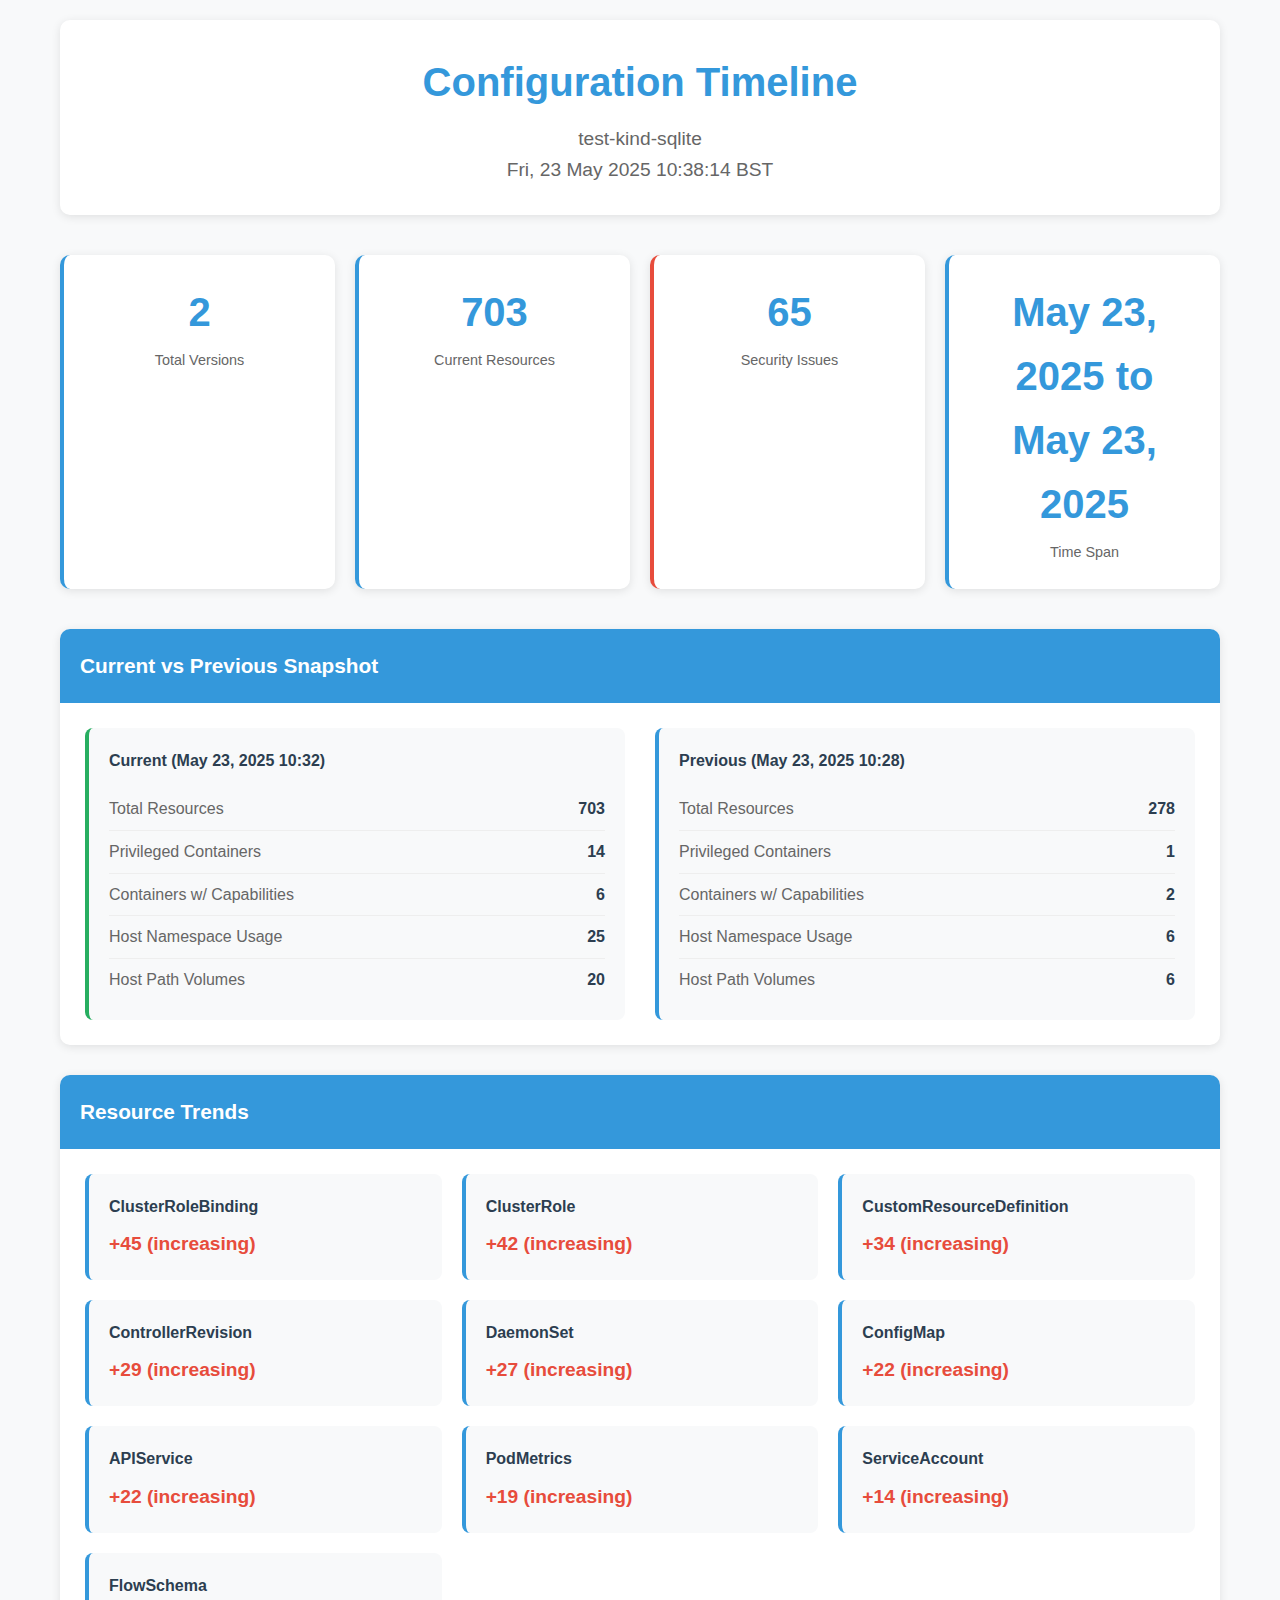
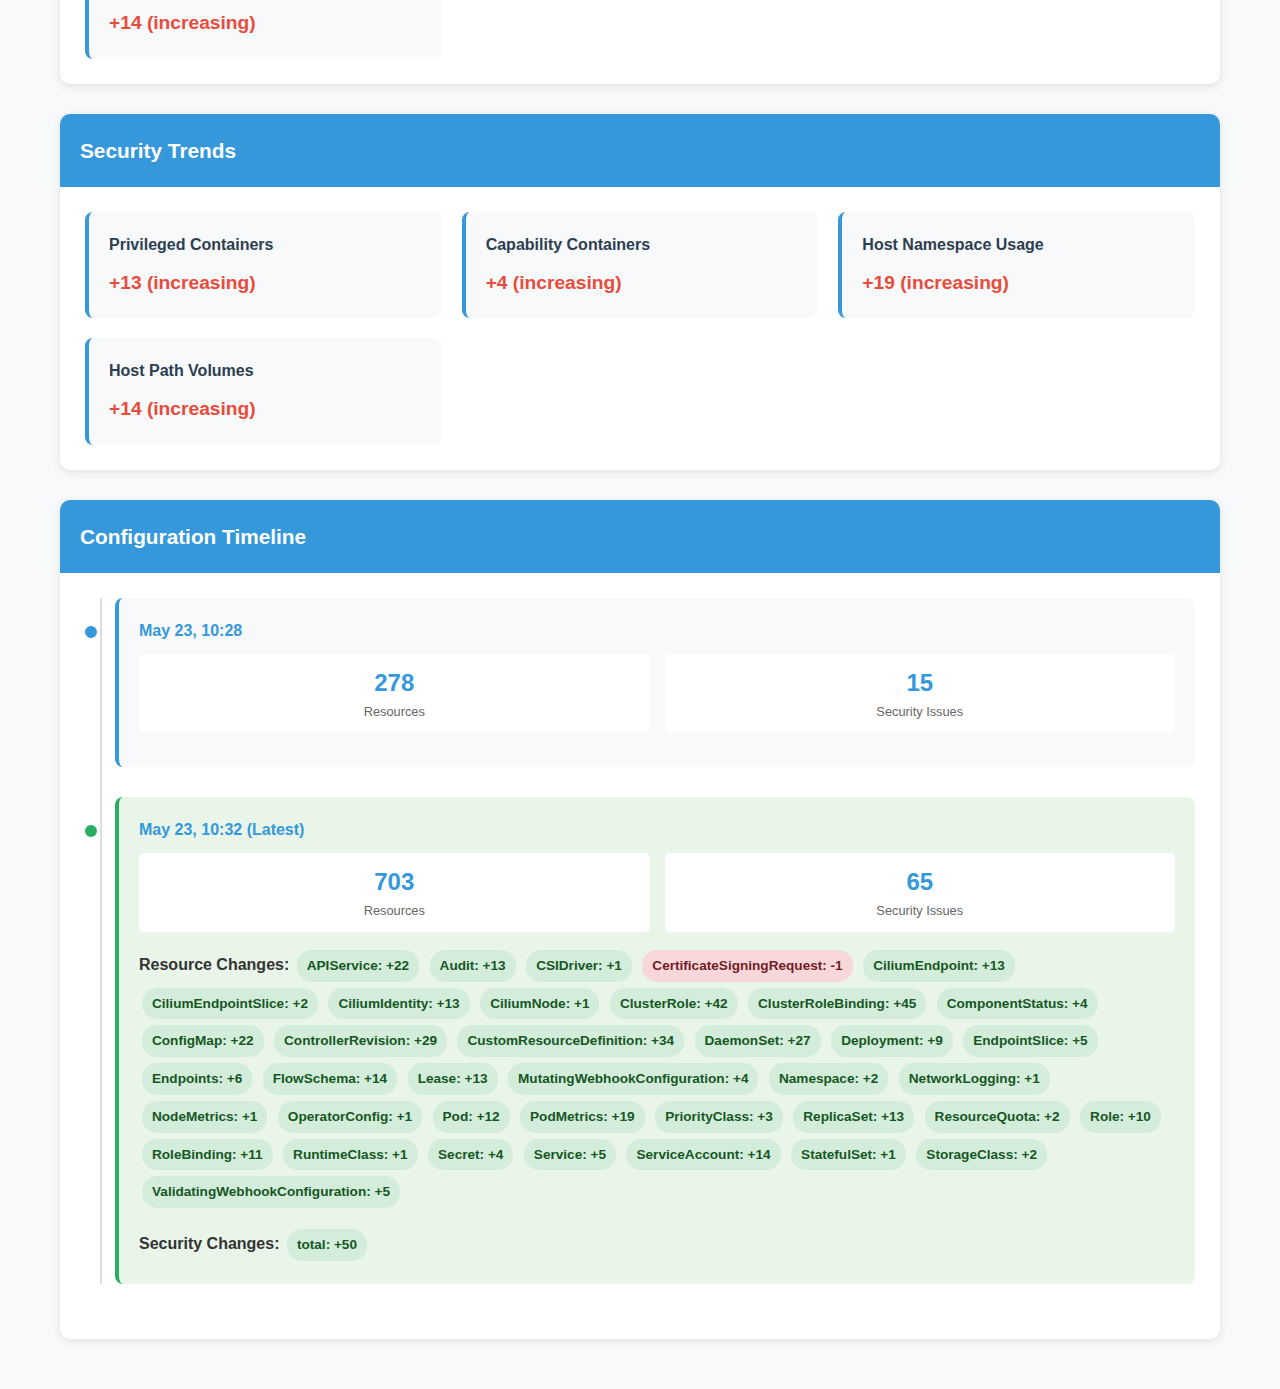
<file: timeline-test-kind-sqlite.html>
<!DOCTYPE html>
<html lang="en">
<head>
    <meta charset="UTF-8">
    <meta name="viewport" content="width=device-width, initial-scale=1.0">
    <title>Configuration Timeline Report - test-kind-sqlite</title>
    <style>
        :root {
            --primary-color: #3498db;
            --secondary-color: #2c3e50;
            --background-color: #f8f9fa;
            --text-color: #333;
            --border-color: #ddd;
            --success-color: #27ae60;
            --warning-color: #f39c12;
            --danger-color: #e74c3c;
            --info-color: #3498db;
        }

        * {
            margin: 0;
            padding: 0;
            box-sizing: border-box;
        }

        body {
            font-family: -apple-system, BlinkMacSystemFont, 'Segoe UI', Roboto, sans-serif;
            background-color: var(--background-color);
            color: var(--text-color);
            line-height: 1.6;
        }

        .container {
            max-width: 1200px;
            margin: 0 auto;
            padding: 20px;
        }

        .header {
            text-align: center;
            margin-bottom: 40px;
            padding: 30px;
            background: white;
            border-radius: 10px;
            box-shadow: 0 2px 10px rgba(0,0,0,0.1);
        }

        .header h1 {
            color: var(--primary-color);
            margin-bottom: 10px;
            font-size: 2.5em;
        }

        .header .subtitle {
            color: #666;
            font-size: 1.2em;
        }

        .stats-grid {
            display: grid;
            grid-template-columns: repeat(auto-fit, minmax(250px, 1fr));
            gap: 20px;
            margin-bottom: 40px;
        }

        .stat-card {
            background: white;
            padding: 25px;
            border-radius: 10px;
            box-shadow: 0 2px 10px rgba(0,0,0,0.1);
            text-align: center;
            border-left: 4px solid var(--primary-color);
        }

        .stat-card.danger {
            border-left-color: var(--danger-color);
        }

        .stat-card.warning {
            border-left-color: var(--warning-color);
        }

        .stat-card.success {
            border-left-color: var(--success-color);
        }

        .stat-number {
            font-size: 2.5em;
            font-weight: bold;
            color: var(--primary-color);
            display: block;
        }

        .stat-label {
            color: #666;
            margin-top: 5px;
            font-size: 0.9em;
        }

        .section {
            background: white;
            margin-bottom: 30px;
            border-radius: 10px;
            box-shadow: 0 2px 10px rgba(0,0,0,0.1);
            overflow: hidden;
        }

        .section-header {
            background: var(--primary-color);
            color: white;
            padding: 20px;
            font-size: 1.3em;
            font-weight: bold;
        }

        .section-content {
            padding: 25px;
        }

        .timeline {
            position: relative;
            padding-left: 30px;
        }

        .timeline::before {
            content: '';
            position: absolute;
            left: 15px;
            top: 0;
            bottom: 0;
            width: 2px;
            background: var(--border-color);
        }

        .timeline-entry {
            position: relative;
            margin-bottom: 30px;
            background: #f8f9fa;
            border-radius: 8px;
            padding: 20px;
            border-left: 4px solid var(--info-color);
        }

        .timeline-entry.latest {
            border-left-color: var(--success-color);
            background: #e8f5e8;
        }

        .timeline-entry::before {
            content: '';
            position: absolute;
            left: -37px;
            top: 25px;
            width: 12px;
            height: 12px;
            border-radius: 50%;
            background: var(--info-color);
            border: 3px solid white;
        }

        .timeline-entry.latest::before {
            background: var(--success-color);
        }

        .timeline-time {
            font-weight: bold;
            color: var(--primary-color);
            margin-bottom: 10px;
        }

        .timeline-stats {
            display: grid;
            grid-template-columns: repeat(auto-fit, minmax(150px, 1fr));
            gap: 15px;
            margin-bottom: 15px;
        }

        .timeline-stat {
            text-align: center;
            padding: 10px;
            background: white;
            border-radius: 5px;
        }

        .timeline-stat-value {
            font-size: 1.5em;
            font-weight: bold;
            color: var(--primary-color);
        }

        .timeline-stat-label {
            font-size: 0.8em;
            color: #666;
        }

        .changes {
            margin-top: 15px;
        }

        .change-item {
            display: inline-block;
            margin: 3px;
            padding: 5px 10px;
            border-radius: 15px;
            font-size: 0.85em;
            font-weight: bold;
        }

        .change-item.positive {
            background: #d4edda;
            color: #155724;
        }

        .change-item.negative {
            background: #f8d7da;
            color: #721c24;
        }

        .change-item.neutral {
            background: #e2e3e5;
            color: #383d41;
        }

        .trends {
            display: grid;
            grid-template-columns: repeat(auto-fit, minmax(300px, 1fr));
            gap: 20px;
        }

        .trend-card {
            background: #f8f9fa;
            border-radius: 8px;
            padding: 20px;
            border-left: 4px solid var(--info-color);
        }

        .trend-header {
            font-weight: bold;
            margin-bottom: 10px;
            color: var(--secondary-color);
        }

        .trend-value {
            font-size: 1.2em;
            font-weight: bold;
        }

        .trend-up {
            color: var(--danger-color);
        }

        .trend-down {
            color: var(--success-color);
        }

        .trend-stable {
            color: #666;
        }

        .snapshot-comparison {
            display: grid;
            grid-template-columns: 1fr 1fr;
            gap: 30px;
        }

        .snapshot {
            background: #f8f9fa;
            border-radius: 8px;
            padding: 20px;
        }

        .snapshot.current {
            border-left: 4px solid var(--success-color);
        }

        .snapshot.previous {
            border-left: 4px solid var(--info-color);
        }

        .snapshot-header {
            font-weight: bold;
            margin-bottom: 15px;
            color: var(--secondary-color);
        }

        .metric-row {
            display: flex;
            justify-content: space-between;
            align-items: center;
            padding: 8px 0;
            border-bottom: 1px solid #eee;
        }

        .metric-row:last-child {
            border-bottom: none;
        }

        .metric-label {
            color: #666;
        }

        .metric-value {
            font-weight: bold;
            color: var(--secondary-color);
        }

        .no-data {
            text-align: center;
            color: #666;
            font-style: italic;
            padding: 40px;
        }

        @media (max-width: 768px) {
            .container {
                padding: 10px;
            }

            .stats-grid {
                grid-template-columns: 1fr;
            }

            .snapshot-comparison {
                grid-template-columns: 1fr;
            }

            .trends {
                grid-template-columns: 1fr;
            }

            .timeline-stats {
                grid-template-columns: 1fr 1fr;
            }
        }
    </style>
</head>
<body>
    <div class="container">
        <div class="header">
            <h1>Configuration Timeline</h1>
            <div class="subtitle">test-kind-sqlite</div>
            <div class="subtitle">Fri, 23 May 2025 10:38:14 BST</div>
        </div>

        <div class="stats-grid">
            <div class="stat-card">
                <span class="stat-number">2</span>
                <div class="stat-label">Total Versions</div>
            </div>
            <div class="stat-card">
                <span class="stat-number">703</span>
                <div class="stat-label">Current Resources</div>
            </div>
            <div class="stat-card danger">
                <span class="stat-number">65</span>
                <div class="stat-label">Security Issues</div>
            </div>
            <div class="stat-card">
                <span class="stat-number">May 23, 2025 to May 23, 2025</span>
                <div class="stat-label">Time Span</div>
            </div>
        </div>

        
        <div class="section">
            <div class="section-header">Current vs Previous Snapshot</div>
            <div class="section-content">
                <div class="snapshot-comparison">
                    <div class="snapshot current">
                        <div class="snapshot-header">Current (May 23, 2025 10:32)</div>
                        <div class="metric-row">
                            <span class="metric-label">Total Resources</span>
                            <span class="metric-value">703</span>
                        </div>
                        <div class="metric-row">
                            <span class="metric-label">Privileged Containers</span>
                            <span class="metric-value">14</span>
                        </div>
                        <div class="metric-row">
                            <span class="metric-label">Containers w/ Capabilities</span>
                            <span class="metric-value">6</span>
                        </div>
                        <div class="metric-row">
                            <span class="metric-label">Host Namespace Usage</span>
                            <span class="metric-value">25</span>
                        </div>
                        <div class="metric-row">
                            <span class="metric-label">Host Path Volumes</span>
                            <span class="metric-value">20</span>
                        </div>
                    </div>
                    <div class="snapshot previous">
                        <div class="snapshot-header">Previous (May 23, 2025 10:28)</div>
                        <div class="metric-row">
                            <span class="metric-label">Total Resources</span>
                            <span class="metric-value">278</span>
                        </div>
                        <div class="metric-row">
                            <span class="metric-label">Privileged Containers</span>
                            <span class="metric-value">1</span>
                        </div>
                        <div class="metric-row">
                            <span class="metric-label">Containers w/ Capabilities</span>
                            <span class="metric-value">2</span>
                        </div>
                        <div class="metric-row">
                            <span class="metric-label">Host Namespace Usage</span>
                            <span class="metric-value">6</span>
                        </div>
                        <div class="metric-row">
                            <span class="metric-label">Host Path Volumes</span>
                            <span class="metric-value">6</span>
                        </div>
                    </div>
                </div>
            </div>
        </div>
        

        
        <div class="section">
            <div class="section-header">Resource Trends</div>
            <div class="section-content">
                <div class="trends">
                    
                    <div class="trend-card">
                        <div class="trend-header">ClusterRoleBinding</div>
                        <div class="trend-value trend-up">
                            &#43;45 (increasing)
                        </div>
                    </div>
                    
                    <div class="trend-card">
                        <div class="trend-header">ClusterRole</div>
                        <div class="trend-value trend-up">
                            &#43;42 (increasing)
                        </div>
                    </div>
                    
                    <div class="trend-card">
                        <div class="trend-header">CustomResourceDefinition</div>
                        <div class="trend-value trend-up">
                            &#43;34 (increasing)
                        </div>
                    </div>
                    
                    <div class="trend-card">
                        <div class="trend-header">ControllerRevision</div>
                        <div class="trend-value trend-up">
                            &#43;29 (increasing)
                        </div>
                    </div>
                    
                    <div class="trend-card">
                        <div class="trend-header">DaemonSet</div>
                        <div class="trend-value trend-up">
                            &#43;27 (increasing)
                        </div>
                    </div>
                    
                    <div class="trend-card">
                        <div class="trend-header">ConfigMap</div>
                        <div class="trend-value trend-up">
                            &#43;22 (increasing)
                        </div>
                    </div>
                    
                    <div class="trend-card">
                        <div class="trend-header">APIService</div>
                        <div class="trend-value trend-up">
                            &#43;22 (increasing)
                        </div>
                    </div>
                    
                    <div class="trend-card">
                        <div class="trend-header">PodMetrics</div>
                        <div class="trend-value trend-up">
                            &#43;19 (increasing)
                        </div>
                    </div>
                    
                    <div class="trend-card">
                        <div class="trend-header">ServiceAccount</div>
                        <div class="trend-value trend-up">
                            &#43;14 (increasing)
                        </div>
                    </div>
                    
                    <div class="trend-card">
                        <div class="trend-header">FlowSchema</div>
                        <div class="trend-value trend-up">
                            &#43;14 (increasing)
                        </div>
                    </div>
                    
                </div>
            </div>
        </div>
        

        
        <div class="section">
            <div class="section-header">Security Trends</div>
            <div class="section-content">
                <div class="trends">
                    
                    <div class="trend-card">
                        <div class="trend-header">Privileged Containers</div>
                        <div class="trend-value trend-up">
                            &#43;13 (increasing)
                        </div>
                    </div>
                    
                    <div class="trend-card">
                        <div class="trend-header">Capability Containers</div>
                        <div class="trend-value trend-up">
                            &#43;4 (increasing)
                        </div>
                    </div>
                    
                    <div class="trend-card">
                        <div class="trend-header">Host Namespace Usage</div>
                        <div class="trend-value trend-up">
                            &#43;19 (increasing)
                        </div>
                    </div>
                    
                    <div class="trend-card">
                        <div class="trend-header">Host Path Volumes</div>
                        <div class="trend-value trend-up">
                            &#43;14 (increasing)
                        </div>
                    </div>
                    
                </div>
            </div>
        </div>
        

        <div class="section">
            <div class="section-header">Configuration Timeline</div>
            <div class="section-content">
                
                <div class="timeline">
                    
                    <div class="timeline-entry">
                        <div class="timeline-time">
                            May 23, 10:28
                        </div>
                        
                        <div class="timeline-stats">
                            <div class="timeline-stat">
                                <div class="timeline-stat-value">278</div>
                                <div class="timeline-stat-label">Resources</div>
                            </div>
                            <div class="timeline-stat">
                                <div class="timeline-stat-value">15</div>
                                <div class="timeline-stat-label">Security Issues</div>
                            </div>
                        </div>

                        

                        
                    </div>
                    
                    <div class="timeline-entry latest">
                        <div class="timeline-time">
                            May 23, 10:32 (Latest)
                        </div>
                        
                        <div class="timeline-stats">
                            <div class="timeline-stat">
                                <div class="timeline-stat-value">703</div>
                                <div class="timeline-stat-label">Resources</div>
                            </div>
                            <div class="timeline-stat">
                                <div class="timeline-stat-value">65</div>
                                <div class="timeline-stat-label">Security Issues</div>
                            </div>
                        </div>

                        
                        <div class="changes">
                            <strong>Resource Changes:</strong>
                            
                            <span class="change-item positive">
                                APIService: &#43;22
                            </span>
                            
                            <span class="change-item positive">
                                Audit: &#43;13
                            </span>
                            
                            <span class="change-item positive">
                                CSIDriver: &#43;1
                            </span>
                            
                            <span class="change-item negative">
                                CertificateSigningRequest: -1
                            </span>
                            
                            <span class="change-item positive">
                                CiliumEndpoint: &#43;13
                            </span>
                            
                            <span class="change-item positive">
                                CiliumEndpointSlice: &#43;2
                            </span>
                            
                            <span class="change-item positive">
                                CiliumIdentity: &#43;13
                            </span>
                            
                            <span class="change-item positive">
                                CiliumNode: &#43;1
                            </span>
                            
                            <span class="change-item positive">
                                ClusterRole: &#43;42
                            </span>
                            
                            <span class="change-item positive">
                                ClusterRoleBinding: &#43;45
                            </span>
                            
                            <span class="change-item positive">
                                ComponentStatus: &#43;4
                            </span>
                            
                            <span class="change-item positive">
                                ConfigMap: &#43;22
                            </span>
                            
                            <span class="change-item positive">
                                ControllerRevision: &#43;29
                            </span>
                            
                            <span class="change-item positive">
                                CustomResourceDefinition: &#43;34
                            </span>
                            
                            <span class="change-item positive">
                                DaemonSet: &#43;27
                            </span>
                            
                            <span class="change-item positive">
                                Deployment: &#43;9
                            </span>
                            
                            <span class="change-item positive">
                                EndpointSlice: &#43;5
                            </span>
                            
                            <span class="change-item positive">
                                Endpoints: &#43;6
                            </span>
                            
                            <span class="change-item positive">
                                FlowSchema: &#43;14
                            </span>
                            
                            <span class="change-item positive">
                                Lease: &#43;13
                            </span>
                            
                            <span class="change-item positive">
                                MutatingWebhookConfiguration: &#43;4
                            </span>
                            
                            <span class="change-item positive">
                                Namespace: &#43;2
                            </span>
                            
                            <span class="change-item positive">
                                NetworkLogging: &#43;1
                            </span>
                            
                            <span class="change-item positive">
                                NodeMetrics: &#43;1
                            </span>
                            
                            <span class="change-item positive">
                                OperatorConfig: &#43;1
                            </span>
                            
                            <span class="change-item positive">
                                Pod: &#43;12
                            </span>
                            
                            <span class="change-item positive">
                                PodMetrics: &#43;19
                            </span>
                            
                            <span class="change-item positive">
                                PriorityClass: &#43;3
                            </span>
                            
                            <span class="change-item positive">
                                ReplicaSet: &#43;13
                            </span>
                            
                            <span class="change-item positive">
                                ResourceQuota: &#43;2
                            </span>
                            
                            <span class="change-item positive">
                                Role: &#43;10
                            </span>
                            
                            <span class="change-item positive">
                                RoleBinding: &#43;11
                            </span>
                            
                            <span class="change-item positive">
                                RuntimeClass: &#43;1
                            </span>
                            
                            <span class="change-item positive">
                                Secret: &#43;4
                            </span>
                            
                            <span class="change-item positive">
                                Service: &#43;5
                            </span>
                            
                            <span class="change-item positive">
                                ServiceAccount: &#43;14
                            </span>
                            
                            <span class="change-item positive">
                                StatefulSet: &#43;1
                            </span>
                            
                            <span class="change-item positive">
                                StorageClass: &#43;2
                            </span>
                            
                            <span class="change-item positive">
                                ValidatingWebhookConfiguration: &#43;5
                            </span>
                            
                        </div>
                        

                        
                        <div class="changes">
                            <strong>Security Changes:</strong>
                            
                            <span class="change-item positive">
                                total: &#43;50
                            </span>
                            
                        </div>
                        
                    </div>
                    
                </div>
                
            </div>
        </div>
    </div>
</body>
</html>
</file>
<file: docs/css/styles.css>
/* Global styles */
:root {
    --primary-color: #3498db;
    --secondary-color: #2980b9;
    --accent-color: #e74c3c;
    --text-color: #333;
    --light-text: #666;
    --bg-color: #ffffff;
    --light-bg: #f8f9fa;
    --code-bg: #f5f5f5;
    --border-color: #e1e4e8;
    --header-height: 60px;
    --max-width: 1200px;
    --section-spacing: 60px;
}

* {
    margin: 0;
    padding: 0;
    box-sizing: border-box;
}

body {
    font-family: -apple-system, BlinkMacSystemFont, "Segoe UI", Roboto, Helvetica, Arial, sans-serif;
    line-height: 1.6;
    color: var(--text-color);
    background-color: var(--bg-color);
}

a {
    color: var(--primary-color);
    text-decoration: none;
    transition: color 0.3s ease;
}

a:hover {
    color: var(--secondary-color);
}

h1, h2, h3, h4, h5, h6 {
    margin-bottom: 0.5em;
    line-height: 1.2;
}

p {
    margin-bottom: 1rem;
}

ul, ol {
    margin-bottom: 1rem;
    padding-left: 2rem;
}

ul ul {
    margin-bottom: 0.5rem;
    margin-top: 0.5rem;
}

code {
    font-family: SFMono-Regular, Consolas, "Liberation Mono", Menlo, monospace;
    background-color: var(--code-bg);
    padding: 0.2em 0.4em;
    border-radius: 3px;
    font-size: 0.9em;
}

/* Header styles */
header {
    background-color: var(--bg-color);
    box-shadow: 0 1px 3px rgba(0, 0, 0, 0.1);
    position: fixed;
    top: 0;
    left: 0;
    width: 100%;
    z-index: 1000;
    height: var(--header-height);
}

.header-container {
    max-width: var(--max-width);
    margin: 0 auto;
    display: flex;
    justify-content: space-between;
    align-items: center;
    padding: 0 1rem;
    height: 100%;
}

.logo {
    display: flex;
    align-items: center;
}

.logo img {
    margin-right: 0.5rem;
}

.logo h1 {
    font-size: 1.5rem;
    margin-bottom: 0;
}

.nav-links {
    display: flex;
    list-style: none;
}

.nav-links li {
    margin-left: 1.5rem;
}

.nav-links a {
    display: block;
    padding: 0.5rem 0;
    font-weight: 500;
}

/* Main content */
main {
    margin-top: var(--header-height);
    padding-bottom: 2rem;
}

/* Hero section */
.hero {
    background-color: var(--light-bg);
    padding: 4rem 1rem;
    text-align: center;
}

.hero-content {
    max-width: 800px;
    margin: 0 auto;
}

.hero h2 {
    font-size: 2.5rem;
    margin-bottom: 1rem;
}

.hero p {
    font-size: 1.2rem;
    color: var(--light-text);
    margin-bottom: 2rem;
}

.cta-buttons {
    display: flex;
    justify-content: center;
    gap: 1rem;
}

.btn {
    display: inline-block;
    padding: 0.75rem 1.5rem;
    border-radius: 4px;
    font-weight: 500;
    text-align: center;
    cursor: pointer;
    transition: background-color 0.3s, transform 0.2s;
}

.btn:hover {
    transform: translateY(-2px);
}

.btn.primary {
    background-color: var(--primary-color);
    color: white;
}

.btn.primary:hover {
    background-color: var(--secondary-color);
    color: white;
}

.btn.secondary {
    background-color: white;
    border: 1px solid var(--primary-color);
    color: var(--primary-color);
}

.btn.secondary:hover {
    background-color: var(--light-bg);
}

/* Content sections */
.content-section {
    max-width: var(--max-width);
    margin: 0 auto;
    padding: var(--section-spacing) 1rem;
    border-bottom: 1px solid var(--border-color);
}

.content-section h2 {
    font-size: 2rem;
    margin-bottom: 1.5rem;
    padding-bottom: 0.5rem;
    border-bottom: 2px solid var(--primary-color);
    display: inline-block;
}

.content-section h3 {
    font-size: 1.5rem;
    margin-top: 2rem;
    margin-bottom: 0.75rem;
}

/* Features grid */
.features {
    display: grid;
    grid-template-columns: repeat(auto-fit, minmax(280px, 1fr));
    gap: 1.5rem;
    margin-top: 2rem;
}

.feature-card {
    background-color: var(--light-bg);
    border-radius: 8px;
    padding: 1.5rem;
    box-shadow: 0 2px 4px rgba(0, 0, 0, 0.1);
    transition: transform 0.3s, box-shadow 0.3s;
}

.feature-card:hover {
    transform: translateY(-5px);
    box-shadow: 0 5px 15px rgba(0, 0, 0, 0.1);
}

.feature-card h3 {
    margin-top: 0;
    color: var(--primary-color);
}

/* Code blocks */
.code-block {
    background-color: var(--code-bg);
    border-radius: 6px;
    padding: 1rem;
    margin: 1rem 0;
    overflow-x: auto;
}

.code-block pre {
    margin: 0;
}

.code-block code {
    background-color: transparent;
    padding: 0;
    display: block;
    white-space: pre-wrap;
    word-wrap: break-word;
    line-height: 1.5;
}

/* Sample report section */
.sample-report {
    margin: 2rem 0;
    padding: 1.5rem;
    background-color: var(--light-bg);
    border-radius: 8px;
    box-shadow: 0 3px 10px rgba(0, 0, 0, 0.1);
}

.sample-report h4 {
    margin-top: 0;
    margin-bottom: 1rem;
    color: var(--primary-color);
}

.report-image {
    max-width: 100%;
    height: auto;
    border-radius: 4px;
    box-shadow: 0 3px 10px rgba(0, 0, 0, 0.2);
    border: 1px solid var(--border-color);
}

figure {
    margin: 0;
}

figcaption {
    margin-top: 0.75rem;
    text-align: center;
    font-style: italic;
    color: var(--light-text);
    font-size: 0.9rem;
}

/* Footer */
footer {
    background-color: var(--light-bg);
    padding: 2rem 1rem;
    border-top: 1px solid var(--border-color);
}

.footer-content {
    max-width: var(--max-width);
    margin: 0 auto;
    display: flex;
    flex-direction: column;
    align-items: center;
}

.footer-links {
    display: flex;
    gap: 1.5rem;
    margin-bottom: 1rem;
}

/* Responsive styles */
@media (max-width: 768px) {
    .nav-links {
        display: none;
    }

    .hero h2 {
        font-size: 2rem;
    }
    
    .cta-buttons {
        flex-direction: column;
        align-items: center;
    }
    
    .cta-buttons .btn {
        width: 100%;
        max-width: 300px;
        margin-bottom: 0.5rem;
    }
    
    .features {
        grid-template-columns: 1fr;
    }
}
</file>
